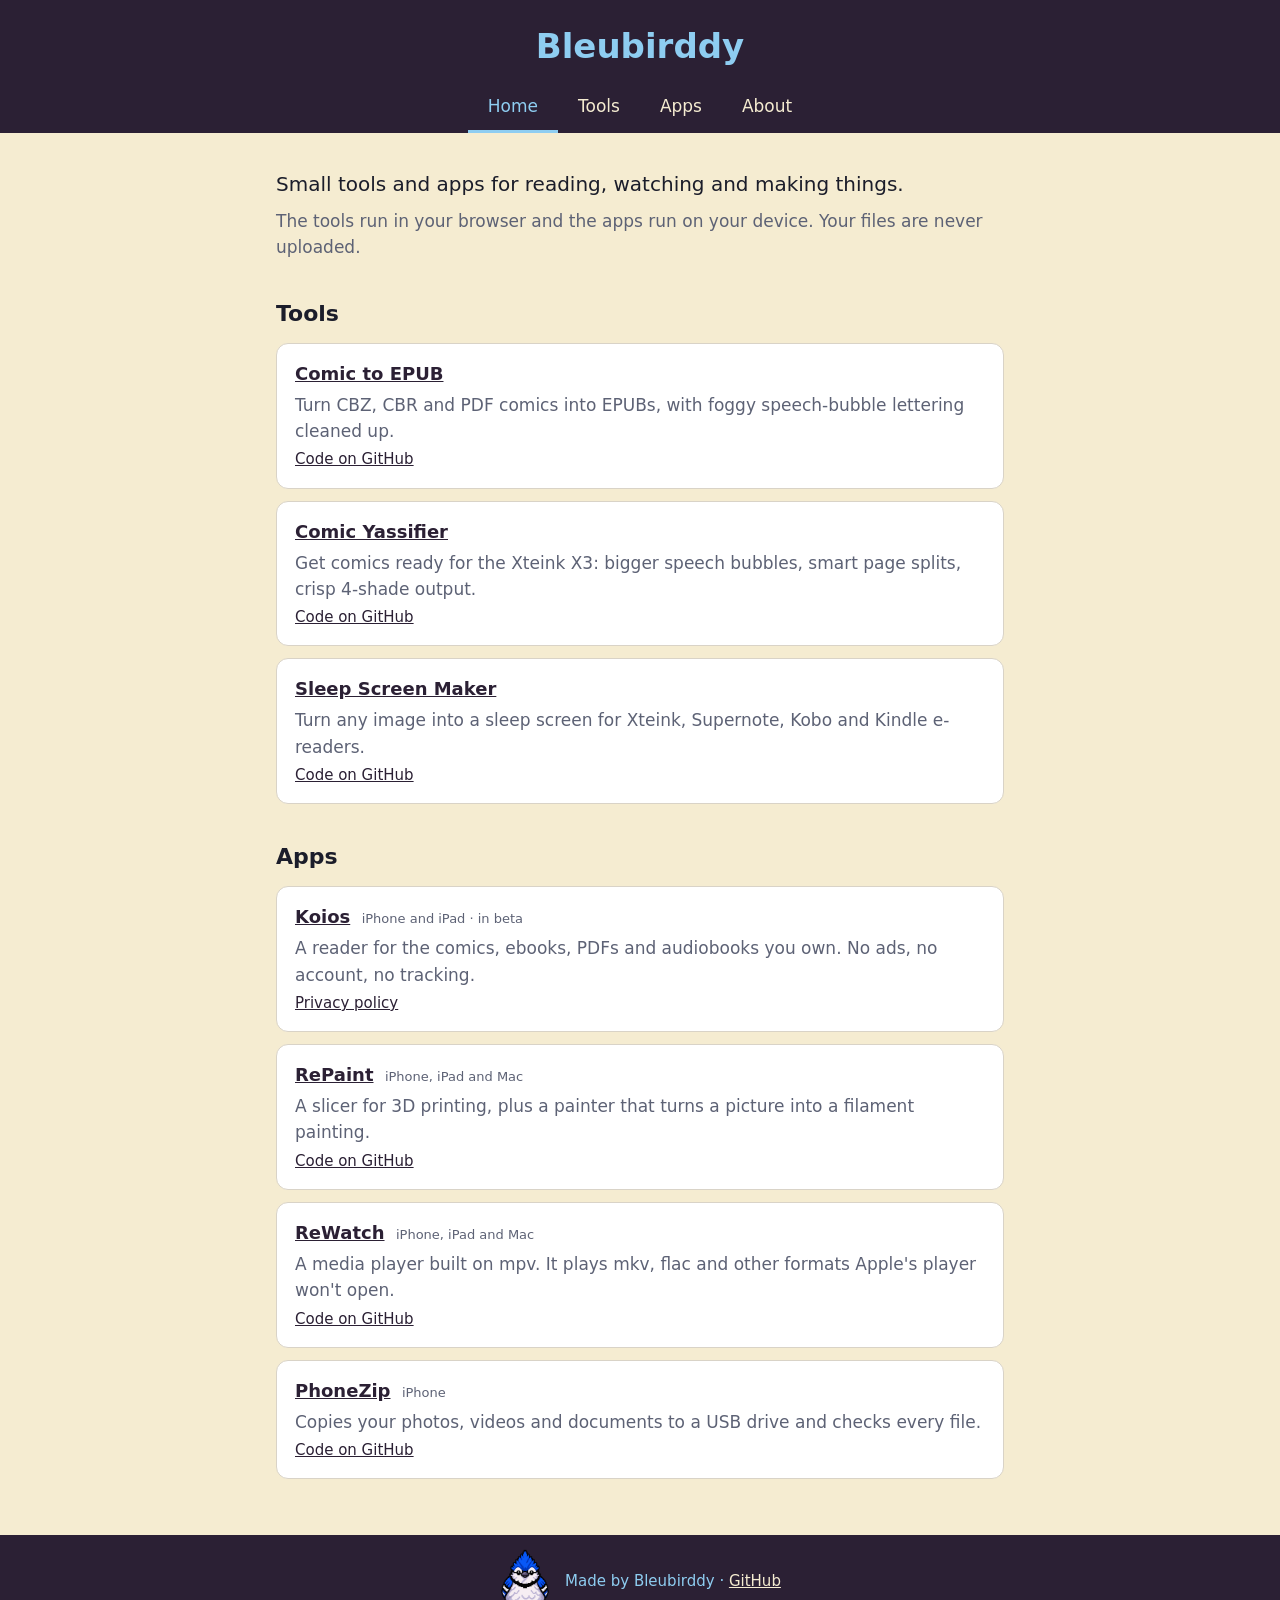
<file: index.html>
<!DOCTYPE html>
<html lang="en">
	<head>
		<meta charset="utf-8">
		<meta name="viewport" content="width=device-width, initial-scale=1">
		<title>Bleubirddy: tools and apps for reading</title>
		<meta name="description" content="Free browser tools for comics and e-readers, and apps for iPhone, iPad and Mac. Everything runs on your own device.">
		<!-- What chat apps and social sites show when someone shares the link. -->
		<meta property="og:title" content="Bleubirddy: tools and apps for reading">
		<meta property="og:description" content="Free browser tools for comics and e-readers, and apps for iPhone, iPad and Mac. Everything runs on your own device.">
		<meta property="og:type" content="website">
		<meta property="og:url" content="https://bleubirddy.github.io/">
		<link rel="icon" href="/favicon.svg" type="image/svg+xml">
		<link rel="stylesheet" href="/styles.css">
	</head>
<body>
	<header>
		<h1>Bleubirddy</h1>

	<nav>
		<ul>
			<li> <a href="/" aria-current="page">Home</a></li>
			<li> <a href="/tools.html">Tools</a></li>
			<li> <a href="/apps.html">Apps</a></li>
			<li> <a href="/about.html">About</a></li>
		</ul>
	</nav>

	</header>

	<main>

		<p class="lede">Small tools and apps for reading, watching and making things.</p>
		<p class="muted">The tools run in your browser and the apps run on your device. Your files are never uploaded.</p>

		<h2>Tools</h2>
		<ul class="cards">
			<li>
				<a href="/tools/comic-to-epub/">Comic to EPUB</a>
				<p>Turn CBZ, CBR and PDF comics into EPUBs, with foggy speech-bubble lettering cleaned up.</p>
				<p class="links"><a href="https://github.com/BleuBirddy/comic-to-epub">Code on GitHub</a></p>
			</li>
			<li>
				<a href="/tools/comic-yassifier/">Comic Yassifier</a>
				<p>Get comics ready for the Xteink X3: bigger speech bubbles, smart page splits, crisp 4-shade output.</p>
				<p class="links"><a href="https://github.com/BleuBirddy/comic-yassifier">Code on GitHub</a></p>
			</li>
			<li>
				<a href="/tools/sleep-screen-maker/">Sleep Screen Maker</a>
				<p>Turn any image into a sleep screen for Xteink, Supernote, Kobo and Kindle e-readers.</p>
				<p class="links"><a href="https://github.com/BleuBirddy/sleep-screen-maker">Code on GitHub</a></p>
			</li>
		</ul>

		<h2>Apps</h2>
		<!-- Each name opens that app's section on the Apps page; the GitHub link goes to its code. -->
		<ul class="cards">
			<li>
				<a href="/apps.html#koios">Koios</a> <span class="tag">iPhone and iPad · in beta</span>
				<p>A reader for the comics, ebooks, PDFs and audiobooks you own. No ads, no account, no tracking.</p>
				<p class="links"><a href="/koios-privacy/">Privacy policy</a></p>
			</li>
			<li>
				<a href="/apps.html#repaint">RePaint</a> <span class="tag">iPhone, iPad and Mac</span>
				<p>A slicer for 3D printing, plus a painter that turns a picture into a filament painting.</p>
				<p class="links"><a href="https://github.com/BleuBirddy/RePaint">Code on GitHub</a></p>
			</li>
			<li>
				<a href="/apps.html#rewatch">ReWatch</a> <span class="tag">iPhone, iPad and Mac</span>
				<p>A media player built on mpv. It plays mkv, flac and other formats Apple's player won't open.</p>
				<p class="links"><a href="https://github.com/BleuBirddy/ReWatch">Code on GitHub</a></p>
			</li>
			<li>
				<a href="/apps.html#phonezip">PhoneZip</a> <span class="tag">iPhone</span>
				<p>Copies your photos, videos and documents to a USB drive and checks every file.</p>
				<p class="links"><a href="https://github.com/BleuBirddy/PhoneZip">Code on GitHub</a></p>
			</li>
		</ul>

	</main>

<footer>
	<!-- The logo links to the GitHub profile, the same place as the text link beside it. -->
	<a class="logo" href="https://github.com/BleuBirddy" title="BleuBirddy on GitHub">
		<img src="/logo.png" alt="Bleubirddy logo, a pixel-art blue jay. Opens BleuBirddy on GitHub." width="52" height="64">
	</a>
	<span>Made by Bleubirddy · <a href="https://github.com/BleuBirddy">GitHub</a></span>
</footer>

</body>
</html>
</file>
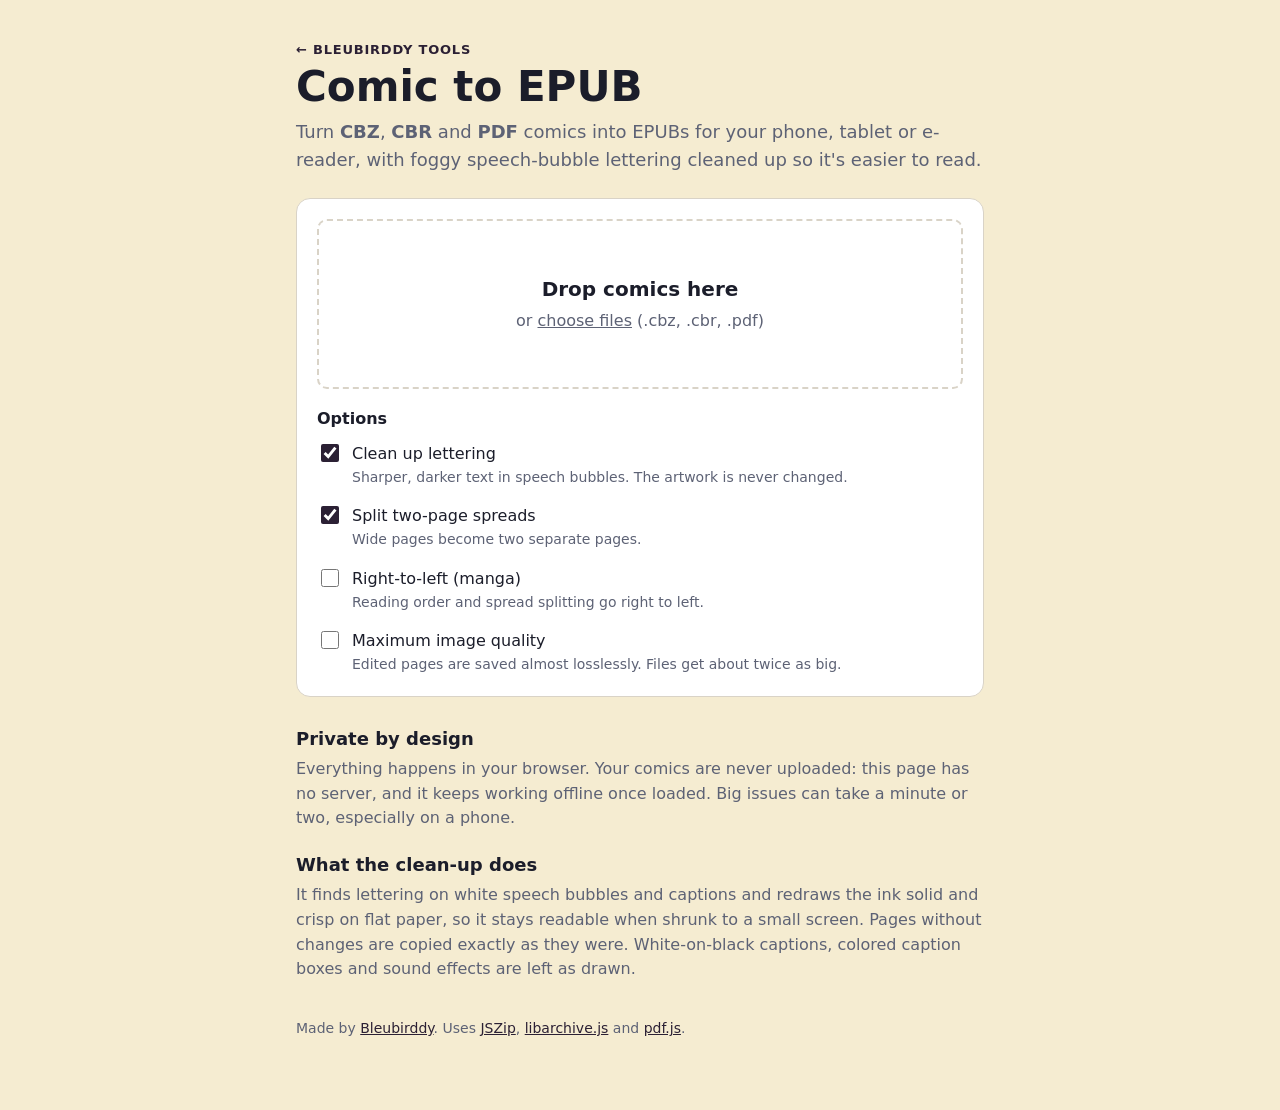
<file: tools/comic-to-epub/index.html>
<!doctype html>
<html lang="en">
<head>
  <meta charset="utf-8">
  <meta name="viewport" content="width=device-width, initial-scale=1">
  <title>Comic to EPUB · Bleubirddy</title>
  <meta name="description" content="Turn CBZ, CBR and PDF comics into EPUBs with clearer lettering. Runs entirely in your browser: your files never leave your device.">
  <link rel="icon" href="/favicon.svg" type="image/svg+xml">
  <link rel="stylesheet" href="style.css">
  <script src="lib/jszip/jszip.min.js"></script>
  <script type="module" src="ui.js"></script>
</head>
<body>
  <main class="wrap">
    <header>
      <p class="eyebrow"><a href="/tools.html">← Bleubirddy tools</a></p>
      <h1>Comic to EPUB</h1>
      <p class="lede">Turn <strong>CBZ</strong>, <strong>CBR</strong> and <strong>PDF</strong> comics into EPUBs for your phone,
        tablet or e-reader, with foggy speech-bubble lettering cleaned up so it's easier to read.</p>
    </header>

    <section class="card">
      <label class="drop" id="drop" tabindex="0">
        <input type="file" id="file" accept=".cbz,.cbr,.zip,.rar,.pdf" multiple hidden>
        <span class="drop-title">Drop comics here</span>
        <span class="drop-sub">or <u>choose files</u> (.cbz, .cbr, .pdf)</span>
      </label>

      <fieldset class="opts">
        <legend>Options</legend>
        <label><input type="checkbox" id="clean" checked> Clean up lettering
          <span class="hint">Sharper, darker text in speech bubbles. The artwork is never changed.</span></label>
        <label><input type="checkbox" id="split" checked> Split two-page spreads
          <span class="hint">Wide pages become two separate pages.</span></label>
        <label><input type="checkbox" id="rtl"> Right-to-left (manga)
          <span class="hint">Reading order and spread splitting go right to left.</span></label>
        <label><input type="checkbox" id="maxq"> Maximum image quality
          <span class="hint">Edited pages are saved almost losslessly. Files get about twice as big.</span></label>
      </fieldset>

      <ul class="jobs" id="jobs" aria-live="polite"></ul>
    </section>

    <section class="notes">
      <h2>Private by design</h2>
      <p>Everything happens in your browser. Your comics are never uploaded: this page has no server,
        and it keeps working offline once loaded. Big issues can take a minute or two, especially on a phone.</p>
      <h2>What the clean-up does</h2>
      <p>It finds lettering on white speech bubbles and captions and redraws the ink solid and crisp on flat paper,
        so it stays readable when shrunk to a small screen. Pages without changes are copied exactly as they were.
        White-on-black captions, colored caption boxes and sound effects are left as drawn.</p>
    </section>

    <footer>
      <p>Made by <a href="/">Bleubirddy</a>. Uses <a href="lib/jszip/LICENSE.markdown">JSZip</a>,
        <a href="lib/libarchive/LICENSE">libarchive.js</a> and <a href="lib/pdfjs/LICENSE">pdf.js</a>.</p>
    </footer>
  </main>
</body>
</html>
</file>
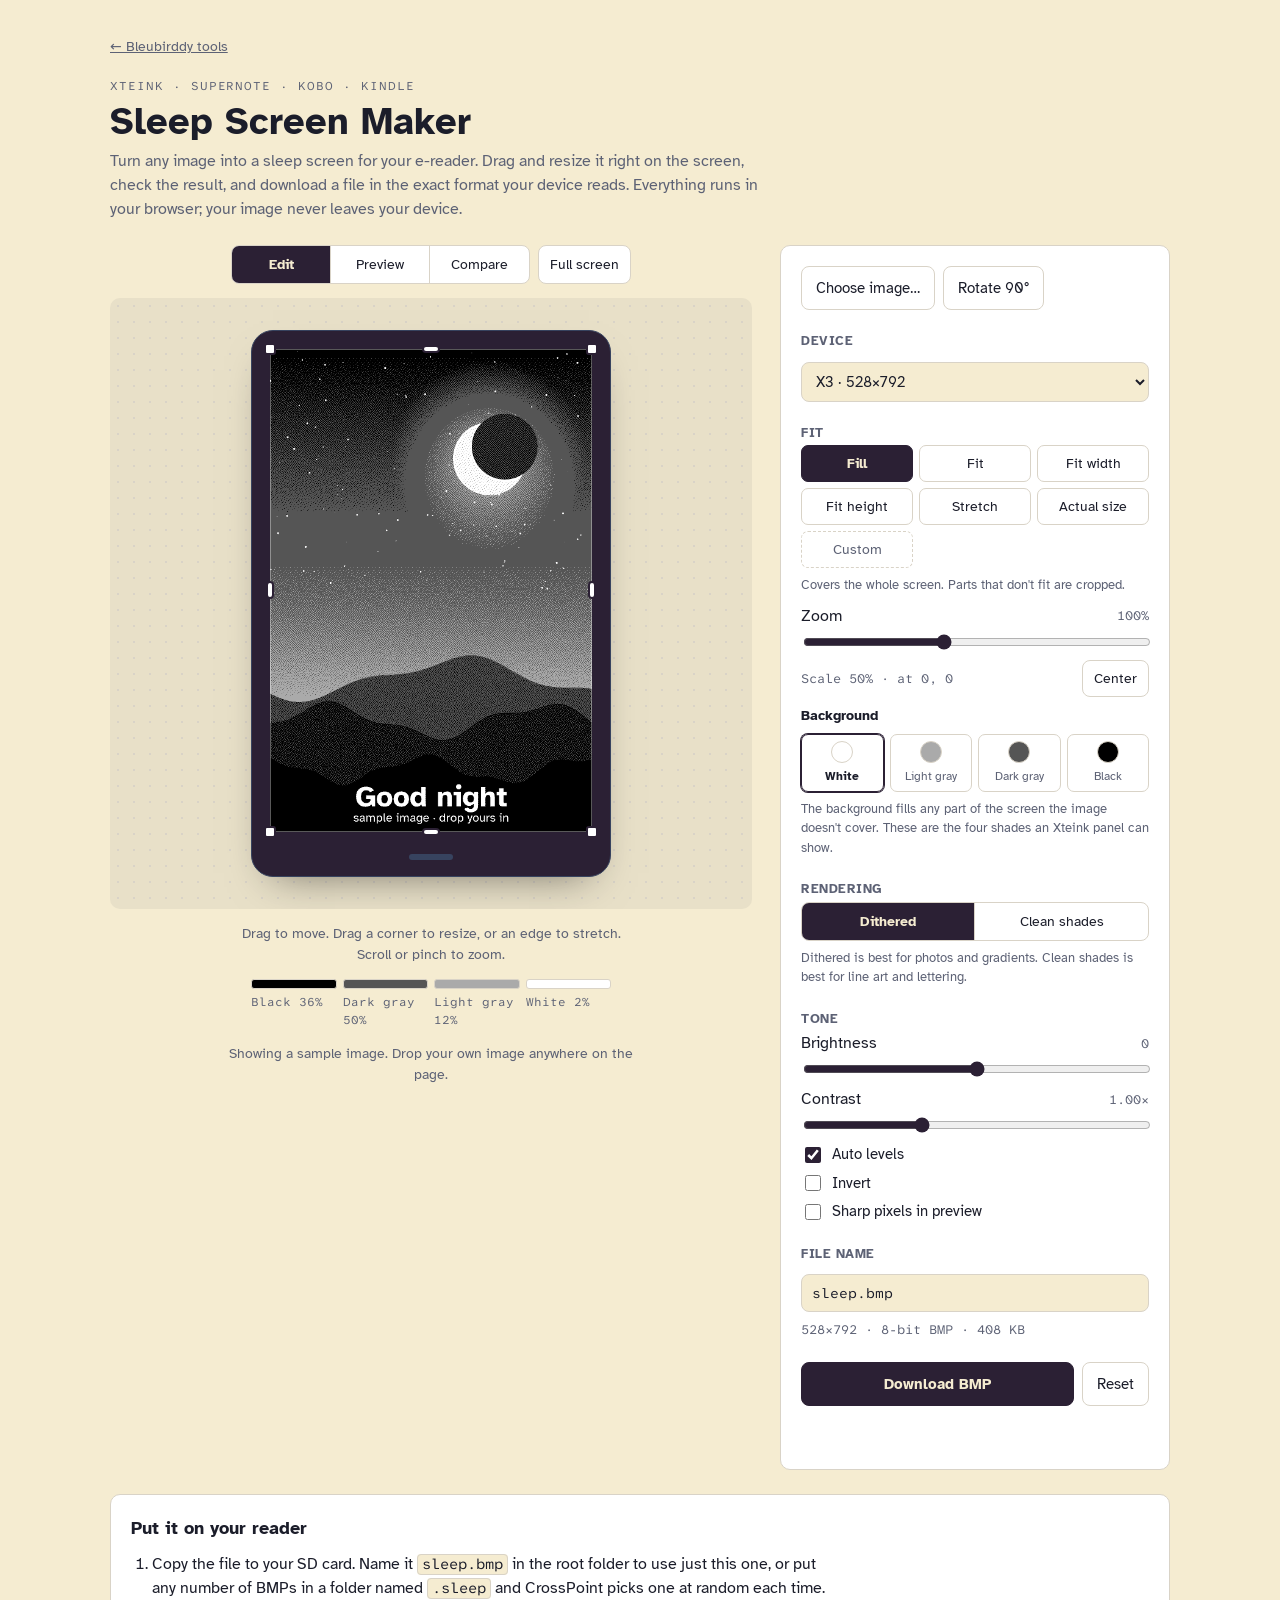
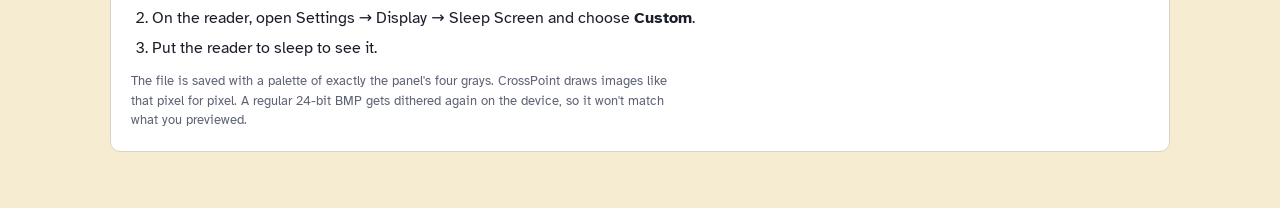
<file: tools/sleep-screen-maker/index.html>
<!doctype html>
<html lang="en">
<head>
<meta charset="utf-8">
<!-- Without this line phones lay the page out about 980px wide and cut off the right side. -->
<meta name="viewport" content="width=device-width, initial-scale=1">
<meta name="description" content="Turn any image into a sleep screen for Xteink, Supernote, Kobo and Kindle e-readers. Runs in your browser: your image never leaves your device.">
<link rel="icon" href="/favicon.svg" type="image/svg+xml">
<title>E-Reader Sleep Screen Maker</title>
<link rel="preconnect" href="https://fonts.googleapis.com">
<link rel="stylesheet" href="https://fonts.googleapis.com/css2?family=Atkinson+Hyperlegible:wght@400;700&family=Atkinson+Hyperlegible+Mono:wght@400;600&display=swap">
<style>
/* Layout: the device and its view controls on the left, settings on the right; stacks on phones. */
:root {
  --bg: #F5ECD1;
  --surface: #ffffff;
  --ink: #1b1d2a;
  --muted: #5d6275;
  --line: #d9d3c7;
  --accent: #2b2034;
  --accent-ink: #F5ECD1;
  --bezel: #2b2034;
  --bezel-edge: #37435F;
  --well: #e8e0c8;
  --well-dot: #d9d3c7;
  --mat: #2b2034;
  --mat-ink: #F5ECD1;
  --mat-line: #37435F;
  --paper-0: #000000; --paper-1: #555555; --paper-2: #aaaaaa; --paper-3: #ffffff;
  --font-body: "Atkinson Hyperlegible", system-ui, -apple-system, "Segoe UI", sans-serif;
  --font-mono: "Atkinson Hyperlegible Mono", ui-monospace, "SFMono-Regular", Menlo, monospace;
  --radius: 10px;
}
@media (prefers-color-scheme: dark) {
  :root:not([data-theme="light"]) {
    --bg: #2b2034; --surface: #37435F; --ink: #F5ECD1; --muted: #a3a8bb; --line: #4a4a5a;
    --accent: #8ecdf1; --accent-ink: #2b2034; --bezel: #1a1520; --bezel-edge: #2b2034;
    --well: #1a1520; --well-dot: #37435F;
    color-scheme: dark;
  }
}
:root[data-theme="dark"] {
  --bg: #2b2034; --surface: #37435F; --ink: #F5ECD1; --muted: #a3a8bb; --line: #4a4a5a;
  --accent: #8ecdf1; --accent-ink: #2b2034; --bezel: #1a1520; --bezel-edge: #2b2034;
  --well: #1a1520; --well-dot: #37435F;
  color-scheme: dark;
}
* { box-sizing: border-box; }
[hidden] { display: none !important; }
body {
  background: var(--bg); color: var(--ink);
  font-family: var(--font-body); font-size: 16px; line-height: 1.5;
  padding-inline: 16px; padding-block: 28px 48px;
}
body.locked { overflow: hidden; }
.wrap { max-width: 1060px; margin: 0 auto; display: flex; flex-direction: column; gap: 24px; }
header { display: flex; flex-direction: column; gap: 6px; max-width: 65ch; }
.back { margin: 0 0 14px; font-size: 14px; }
.back a { color: var(--muted); }
.eyebrow { font-family: var(--font-mono); font-size: 12px; letter-spacing: .08em; text-transform: uppercase; color: var(--muted); }
h1 { font-size: clamp(28px, 4vw, 38px); line-height: 1.1; margin: 0; text-wrap: balance; }
header p { margin: 0; color: var(--muted); }

.main { display: grid; grid-template-columns: minmax(0, 1fr) minmax(0, 390px); gap: 28px; align-items: start; }
@media (max-width: 840px) { .main { grid-template-columns: minmax(0, 1fr); } }

/* Stage: view switcher, device, readouts */
.stage { display: flex; flex-direction: column; align-items: center; gap: 14px; min-width: 0; }
.viewbar { display: flex; gap: 8px; width: min(100%, 400px); align-items: stretch; }
.viewbar .seg { flex: 1; }
.device {
  background: var(--bezel); border: 1px solid var(--bezel-edge);
  border-radius: 22px; padding: 18px 18px 44px;
  box-shadow: 0 18px 40px -22px rgba(0,0,0,.55);
  width: min(100%, 360px); position: relative;
}
/* The area around the device where the off-screen part of the image shows while editing */
.workspace { width: 100%; display: flex; justify-content: center; overflow: hidden; position: relative;
  padding: 32px 16px; border-radius: var(--radius); background: var(--well);
  background-image: radial-gradient(var(--well-dot) 1px, transparent 1.2px); background-size: 16px 16px; }
.device::after {
  content: ""; position: absolute; left: 50%; bottom: 16px; translate: -50% 0;
  width: 44px; height: 6px; border-radius: 3px; background: var(--bezel-edge);
}
.device.tablet { border-radius: 14px; padding: 14px 14px 14px 30px; width: min(100%, 380px); }
.device.tablet::after { left: 14px; top: 50%; bottom: auto; translate: 0 -50%; width: 4px; height: 40px; }
.stage.dropping .device { outline: 3px dashed var(--accent); outline-offset: 6px; }

.screen-wrap { position: relative; }
.screen { position: relative; z-index: 2; display: block; width: 100%; height: auto; background: #fff; border-radius: 2px; }
.screen.drafting { filter: grayscale(1); }
.device.pixels .screen, .device.pixels .before { image-rendering: pixelated; }
.ghost { position: absolute; z-index: 1; opacity: .38; pointer-events: none; max-width: none; }
.before { position: absolute; inset: 0; width: 100%; height: 100%; z-index: 3; border-radius: 2px; }

.editor { position: absolute; inset: 0; z-index: 4; touch-action: none; outline: none; }
.editor:focus-visible { outline: 2px solid var(--accent); outline-offset: 4px; }
.box { position: absolute; cursor: move; touch-action: none;
  outline: 1.5px solid var(--accent); box-shadow: 0 0 0 1px rgba(0,0,0,.35), inset 0 0 0 1px rgba(255,255,255,.35); }
.h { position: absolute; width: 12px; height: 12px; background: var(--surface); border: 2px solid var(--accent); border-radius: 3px; translate: -50% -50%; }
.h::before { content: ""; position: absolute; inset: -10px; }
.h[data-h="nw"] { left: 0; top: 0; cursor: nwse-resize; }   .h[data-h="se"] { left: 100%; top: 100%; cursor: nwse-resize; }
.h[data-h="ne"] { left: 100%; top: 0; cursor: nesw-resize; } .h[data-h="sw"] { left: 0; top: 100%; cursor: nesw-resize; }
.h[data-h="n"] { left: 50%; top: 0; cursor: ns-resize; border-radius: 6px; width: 18px; height: 8px; }
.h[data-h="s"] { left: 50%; top: 100%; cursor: ns-resize; border-radius: 6px; width: 18px; height: 8px; }
.h[data-h="w"] { left: 0; top: 50%; cursor: ew-resize; border-radius: 6px; width: 8px; height: 18px; }
.h[data-h="e"] { left: 100%; top: 50%; cursor: ew-resize; border-radius: 6px; width: 8px; height: 18px; }
.guide { position: absolute; background: var(--accent); pointer-events: none; }
.guide.v { top: 0; bottom: 0; left: 50%; width: 1px; }
.guide.hz { left: 0; right: 0; top: 50%; height: 1px; }
.split { position: absolute; top: 0; bottom: 0; width: 2px; translate: -50% 0; background: var(--accent); pointer-events: none; }
.split::after { content: "‹ ›"; position: absolute; top: 50%; left: 50%; translate: -50% -50%; background: var(--accent); color: var(--accent-ink);
  font: 700 13px/1 var(--font-mono); padding: 7px 6px; border-radius: 999px; white-space: nowrap; }
.cmp-label { position: absolute; top: 8px; font: 600 11px/1 var(--font-mono); letter-spacing: .06em; text-transform: uppercase;
  background: rgba(0,0,0,.6); color: #fff; padding: 4px 6px; border-radius: 4px; pointer-events: none; }
.cmp-label.l { left: 8px; } .cmp-label.r { right: 8px; }

.stage:not([data-view="edit"]) .ghost, .stage:not([data-view="edit"]) .box, .stage:not([data-view="edit"]) .guide { display: none; }
.stage:not([data-view="compare"]) .before, .stage:not([data-view="compare"]) .split, .stage:not([data-view="compare"]) .cmp-label { display: none; }
.stage[data-view="preview"] .editor { pointer-events: none; }
.stage[data-view="compare"] .editor { cursor: ew-resize; }

.view-hint, .drop-hint { font-size: 14px; color: var(--muted); text-align: center; margin: 0; max-width: 46ch; }
.shades { display: flex; gap: 6px; width: min(100%, 360px); }
.shade { flex: 1; display: flex; flex-direction: column; gap: 4px; min-width: 0; }
.chip { height: 10px; border-radius: 3px; border: 1px solid var(--line); }
.shade span { font-family: var(--font-mono); font-size: 12px; color: var(--muted); font-variant-numeric: tabular-nums; }

/* Controls */
.panel { background: var(--surface); border: 1px solid var(--line); border-radius: var(--radius); padding: 20px; display: flex; flex-direction: column; gap: 22px; min-width: 0; }
fieldset { border: 0; margin: 0; padding: 0; display: flex; flex-direction: column; gap: 8px; min-width: 0; }
legend, .label { font-size: 13px; font-weight: 700; letter-spacing: .04em; text-transform: uppercase; color: var(--muted); padding: 0; margin-bottom: 2px; }
.sublabel { font-size: 14px; font-weight: 700; color: var(--ink); }
.seg { display: flex; flex-wrap: wrap; border: 1px solid var(--line); border-radius: 8px; overflow: hidden; background: var(--surface); }
.seg label { flex: 1 1 0; min-width: 70px; position: relative; }
.seg input { position: absolute; opacity: 0; inset: 0; margin: 0; cursor: pointer; }
.seg span { display: block; text-align: center; padding: 8px 6px; font-size: 14px; cursor: pointer; border-right: 1px solid var(--line); }
.seg label:last-child span { border-right: 0; }
.seg input:checked + span { background: var(--accent); color: var(--accent-ink); font-weight: 700; }
.seg input:focus-visible + span { outline: 2px solid var(--accent); outline-offset: -4px; }

.chips { display: grid; grid-template-columns: repeat(auto-fill, minmax(98px, 1fr)); gap: 6px; }
.chips label { position: relative; }
.chips input { position: absolute; opacity: 0; inset: 0; margin: 0; cursor: pointer; }
.chips span { display: block; text-align: center; padding: 7px 6px; font-size: 14px; border: 1px solid var(--line); border-radius: 7px; cursor: pointer; }
.chips input:checked + span { background: var(--accent); color: var(--accent-ink); border-color: var(--accent); font-weight: 700; }
.chips input:focus-visible + span { outline: 2px solid var(--accent); outline-offset: 2px; }
.chips input:disabled + span { cursor: default; color: var(--muted); border-style: dashed; }
.chips input:disabled:checked + span { color: var(--accent-ink); border-style: solid; }

.swatches { display: grid; grid-template-columns: repeat(4, minmax(0, 1fr)); gap: 6px; }
.swatches label { position: relative; }
.swatches input { position: absolute; opacity: 0; inset: 0; margin: 0; cursor: pointer; }
.swatches span { display: flex; flex-direction: column; align-items: center; gap: 4px; font-size: 12px; color: var(--muted); padding: 6px 2px; border: 1px solid var(--line); border-radius: 7px; cursor: pointer; }
.swatches i { width: 22px; height: 22px; border-radius: 50%; border: 1px solid var(--line); display: block; }
.swatches input:checked + span { border-color: var(--accent); box-shadow: 0 0 0 1px var(--accent); color: var(--ink); font-weight: 700; }
.swatches input:focus-visible + span { outline: 2px solid var(--accent); outline-offset: 2px; }

.hint { font-size: 13px; color: var(--muted); margin: 0; }
.range { display: grid; grid-template-columns: 1fr auto; gap: 4px 10px; align-items: center; }
.range output { font-family: var(--font-mono); font-size: 13px; color: var(--muted); font-variant-numeric: tabular-nums; min-width: 4ch; text-align: right; }
.range input { grid-column: 1 / -1; width: 100%; accent-color: var(--accent); }
.checks { display: flex; flex-direction: column; gap: 6px; }
.checks label { display: flex; gap: 8px; align-items: center; font-size: 15px; cursor: pointer; }
.checks input { accent-color: var(--accent); width: 16px; height: 16px; }

.row { display: flex; gap: 8px; flex-wrap: wrap; }
button, .file-btn {
  font: inherit; font-size: 15px; border-radius: 8px; padding: 10px 14px; cursor: pointer;
  border: 1px solid var(--line); background: var(--surface); color: var(--ink);
}
button.small { font-size: 14px; padding: 7px 11px; }
button:hover, .file-btn:hover { border-color: var(--muted); }
button:focus-visible, .file-btn:focus-within { outline: 2px solid var(--accent); outline-offset: 2px; }
.primary { background: var(--accent); color: var(--accent-ink); border-color: var(--accent); font-weight: 700; flex: 1; }
.primary:hover { filter: brightness(1.08); border-color: var(--accent); }
.file-btn { position: relative; overflow: hidden; display: inline-flex; align-items: center; }
.file-btn input { position: absolute; inset: 0; opacity: 0; cursor: pointer; }
select { font: inherit; font-size: 15px; padding: 9px 10px; border-radius: 8px; border: 1px solid var(--line); background: var(--bg); color: var(--ink); width: 100%; }
select:focus-visible { outline: 2px solid var(--accent); outline-offset: 2px; }
input[type="text"] { font-family: var(--font-mono); font-size: 14px; padding: 9px 10px; border-radius: 8px; border: 1px solid var(--line); background: var(--bg); color: var(--ink); width: 100%; }
.meta { font-family: var(--font-mono); font-size: 13px; color: var(--muted); font-variant-numeric: tabular-nums; }
.status { font-size: 14px; min-height: 1.5em; color: var(--muted); margin: 0; }

.howto { background: var(--surface); border: 1px solid var(--line); border-radius: var(--radius); padding: 20px; max-width: 100%; }
.howto h2 { font-size: 18px; margin: 0 0 10px; }
.howto ol { margin: 0; padding-left: 1.3em; display: flex; flex-direction: column; gap: 6px; max-width: 70ch; }
.howto .hint { margin-top: 12px; max-width: 70ch; }
code { font-family: var(--font-mono); font-size: .92em; background: var(--bg); border: 1px solid var(--line); border-radius: 4px; padding: 0 4px; }

/* Full-screen viewer */
.lightbox { position: fixed; inset: 0; z-index: 50; background: var(--mat); color: var(--mat-ink); display: flex; flex-direction: column; }
.lb-bar { display: flex; flex-wrap: wrap; gap: 8px 16px; align-items: center; justify-content: space-between;
  padding: calc(10px + env(safe-area-inset-top, 0px)) 16px 10px; border-bottom: 1px solid var(--mat-line); }
.lb-bar .meta { color: var(--mat-ink); opacity: .8; }
.lb-bar button { background: transparent; color: var(--mat-ink); border-color: var(--mat-line); }
.lb-bar button:hover { border-color: var(--mat-ink); }
.lb-bar button[aria-pressed="true"] { background: var(--mat-ink); color: var(--mat); }
.lb-body { flex: 1; overflow: auto; display: flex; padding: 20px 16px calc(20px + env(safe-area-inset-bottom, 0px)); min-height: 0; }
.lb-body canvas { margin: auto; display: block; background: #fff; box-shadow: 0 0 0 10px #0a0c0f, 0 0 0 11px var(--mat-line); }
.lb-body:not(.actual) canvas { max-width: calc(100% - 24px); max-height: calc(100% - 24px); width: auto; height: auto; }
.lb-body.actual canvas { image-rendering: pixelated; }

@media (prefers-reduced-motion: reduce) { * { transition: none !important; } }
</style>
</head>
<body>

<div class="wrap">
  <header>
    <p class="back"><a href="/tools.html">← Bleubirddy tools</a></p>
    <span class="eyebrow">Xteink · Supernote · Kobo · Kindle</span>
    <h1>Sleep Screen Maker</h1>
    <p>Turn any image into a sleep screen for your e-reader. Drag and resize it right on the screen, check the result, and download a file in the exact format your device reads. Everything runs in your browser; your image never leaves your device.</p>
  </header>

  <div class="main">
    <section class="stage" id="stage" data-view="edit" aria-label="Preview">
      <div class="viewbar">
        <div class="seg" role="radiogroup" aria-label="View">
          <label><input type="radio" name="view" id="vw-edit" value="edit" checked><span>Edit</span></label>
          <label><input type="radio" name="view" id="vw-preview" value="preview"><span>Preview</span></label>
          <label><input type="radio" name="view" id="vw-compare" value="compare"><span>Compare</span></label>
        </div>
        <button type="button" class="small" id="fullBtn" title="Open a full-screen preview">Full screen</button>
      </div>

      <div class="workspace" id="workspace">
      <div class="device" id="device">
        <div class="screen-wrap" id="screenWrap">
          <canvas class="screen" id="screen" width="528" height="792" aria-label="Sleep screen preview"></canvas>
          <canvas class="before" id="before" width="528" height="792" aria-hidden="true"></canvas>
          <div class="editor" id="editor" tabindex="0" aria-label="Image position. Arrow keys move, plus and minus zoom.">
            <div class="box" id="box">
              <span class="h" data-h="nw"></span><span class="h" data-h="n"></span><span class="h" data-h="ne"></span>
              <span class="h" data-h="e"></span><span class="h" data-h="se"></span><span class="h" data-h="s"></span>
              <span class="h" data-h="sw"></span><span class="h" data-h="w"></span>
            </div>
            <div class="guide v" id="guideV" hidden></div>
            <div class="guide hz" id="guideH" hidden></div>
            <div class="split" id="split" style="left:50%"></div>
            <span class="cmp-label l">Original</span><span class="cmp-label r">On device</span>
          </div>
        </div>
      </div>
      </div>

      <p class="view-hint" id="viewHint">Drag to move. Drag a corner to resize, or an edge to stretch. Scroll or pinch to zoom.</p>
      <div class="shades" id="shades" aria-label="Shade usage"></div>
      <p class="drop-hint" id="dropHint">Showing a sample image. Drop your own image anywhere on the page.</p>
    </section>

    <form class="panel" id="controls" autocomplete="off">
      <div class="row">
        <label class="file-btn">Choose image…<input type="file" id="file" accept="image/*"></label>
        <button type="button" id="rotate" title="Rotate the image 90° clockwise">Rotate 90°</button>
      </div>

      <fieldset>
        <label class="label" for="deviceSel">Device</label>
        <select id="deviceSel"></select>
      </fieldset>

      <fieldset>
        <legend>Fit</legend>
        <div class="chips" role="radiogroup" aria-label="Fit">
          <label><input type="radio" name="fit" id="fit-fill" value="fill" checked><span>Fill</span></label>
          <label><input type="radio" name="fit" id="fit-fit" value="fit"><span>Fit</span></label>
          <label><input type="radio" name="fit" id="fit-width" value="width"><span>Fit width</span></label>
          <label><input type="radio" name="fit" id="fit-height" value="height"><span>Fit height</span></label>
          <label><input type="radio" name="fit" id="fit-stretch" value="stretch"><span>Stretch</span></label>
          <label><input type="radio" name="fit" id="fit-actual" value="actual"><span>Actual size</span></label>
          <label><input type="radio" name="fit" id="fit-custom" value="custom" disabled><span>Custom</span></label>
        </div>
        <p class="hint" id="fitHint"></p>

        <div class="range">
          <label for="scale">Zoom</label><output id="scaleOut">100%</output>
          <input type="range" id="scale" min="-2" max="3" step="0.01" value="0">
        </div>
        <div class="row" style="align-items:center;justify-content:space-between">
          <span class="meta" id="placeOut"></span>
          <div class="row">
            <button type="button" class="small" id="centerBtn">Center</button>
          </div>
        </div>

        <span class="sublabel">Background</span>
        <div class="swatches" role="radiogroup" aria-label="Background shade">
          <label><input type="radio" name="bg" id="bg-3" value="3" checked><span><i style="background:var(--paper-3)"></i>White</span></label>
          <label><input type="radio" name="bg" id="bg-2" value="2"><span><i style="background:var(--paper-2)"></i>Light gray</span></label>
          <label><input type="radio" name="bg" id="bg-1" value="1"><span><i style="background:var(--paper-1)"></i>Dark gray</span></label>
          <label><input type="radio" name="bg" id="bg-0" value="0"><span><i style="background:var(--paper-0)"></i>Black</span></label>
        </div>
        <p class="hint">The background fills any part of the screen the image doesn't cover. These are the four shades an Xteink panel can show.</p>
      </fieldset>

      <fieldset id="renderSet">
        <legend>Rendering</legend>
        <div class="seg">
          <label><input type="radio" name="render" id="rd-dither" value="dither" checked><span>Dithered</span></label>
          <label><input type="radio" name="render" id="rd-clean" value="clean"><span>Clean shades</span></label>
        </div>
        <p class="hint">Dithered is best for photos and gradients. Clean shades is best for line art and lettering.</p>
      </fieldset>

      <fieldset>
        <legend>Tone</legend>
        <div class="range">
          <label for="brightness">Brightness</label><output id="brightnessOut">0</output>
          <input type="range" id="brightness" min="-60" max="60" step="1" value="0">
        </div>
        <div class="range">
          <label for="contrast">Contrast</label><output id="contrastOut">1.00×</output>
          <input type="range" id="contrast" min="0.5" max="2" step="0.05" value="1">
        </div>
        <div class="checks">
          <label><input type="checkbox" id="auto" checked> Auto levels</label>
          <label><input type="checkbox" id="invert"> Invert</label>
          <label><input type="checkbox" id="pixels"> Sharp pixels in preview</label>
        </div>
      </fieldset>

      <fieldset>
        <label class="label" for="filename">File name</label>
        <input type="text" id="filename" value="sleep.bmp" spellcheck="false">
        <span class="meta" id="meta">528×792 · 8-bit BMP · 418 KB</span>
      </fieldset>

      <div class="row">
        <button type="submit" class="primary" id="download">Download BMP</button>
        <button type="button" id="reset">Reset</button>
      </div>
      <p class="status" id="status" role="status"></p>
    </form>
  </div>

  <section class="howto" data-howto="supernote" hidden>
    <h2>Put it on your Supernote</h2>
    <ol>
      <li>Copy the PNG onto your Supernote, for example into the Document folder over USB.</li>
      <li>Swipe down from the top of the screen and tap Settings → Display &amp; Input → Screensaver.</li>
      <li>Tap <strong>More</strong>, browse to the file and tap it. Leave it at <strong>Fill</strong> (the image is already sized to the screen), then tap <strong>OK</strong>.</li>
    </ol>
    <p class="hint">You get a grayscale PNG at the screen's native resolution. The device does its own shading, so the preview shows smooth gray rather than a fixed set of shades.</p>
  </section>

  <section class="howto" data-howto="kobo" hidden>
    <h2>Put it on your Kobo</h2>
    <ol>
      <li>Connect the Kobo to your computer with USB and tap <strong>Connect</strong> on the reader.</li>
      <li>Open the <code>.kobo</code> folder on the Kobo drive and create a folder named <code>screensaver</code> (lowercase). It's a hidden folder: on a Mac press Cmd+Shift+. to show it; on Windows turn on hidden items.</li>
      <li>Copy the PNG into <code>.kobo/screensaver</code>. Add more images if you like; the Kobo picks one at random.</li>
      <li>Eject the Kobo, then go to Settings → Energy saving and privacy and turn on <strong>Show book covers full screen</strong>. If your image doesn't appear, some people find it works with that setting off instead.</li>
    </ol>
    <p class="hint">This uses the Kobo's own firmware with no mods. On Colour models the image is still grayscale.</p>
  </section>

  <section class="howto" data-howto="kindle" hidden>
    <h2>Put it on your Kindle</h2>
    <ol>
      <li><strong>Jailbroken Kindle with a screensaver hack:</strong> copy the PNG into the hack's screensaver folder (for the classic ScreenSavers hack, <code>linkss/screensavers</code>), then follow that hack's steps to apply it.</li>
      <li><strong>Stock Kindle:</strong> Amazon doesn't let you load a custom screensaver. The closest you can get is <strong>Display Cover</strong>, which shows the cover of the book you're reading. Make this image the cover of a book (Calibre can do it), send it to your Kindle, open it, and turn on Display Cover in Settings. Ad-supported Kindles need ads removed first.</li>
    </ol>
    <p class="hint">Kindle screensaver hacks need an 8-bit grayscale PNG at the screen's exact resolution. Other PNGs can make some Kindles freeze when they sleep. This file is saved in exactly that format.</p>
  </section>

  <section class="howto" data-howto="xteink">
    <h2>Put it on your reader</h2>
    <ol>
      <li>Copy the file to your SD card. Name it <code>sleep.bmp</code> in the root folder to use just this one, or put any number of BMPs in a folder named <code>.sleep</code> and CrossPoint picks one at random each time.</li>
      <li>On the reader, open Settings → Display → Sleep Screen and choose <strong>Custom</strong>.</li>
      <li>Put the reader to sleep to see it.</li>
    </ol>
    <p class="hint">The file is saved with a palette of exactly the panel's four grays. CrossPoint draws images like that pixel for pixel. A regular 24-bit BMP gets dithered again on the device, so it won't match what you previewed.</p>
  </section>
</div>

<div class="lightbox" id="lightbox" role="dialog" aria-modal="true" aria-label="Full-screen preview" hidden>
  <div class="lb-bar">
    <span class="meta" id="lbMeta"></span>
    <div class="row">
      <button type="button" class="small" id="lbActual" aria-pressed="false">Actual pixels</button>
      <button type="button" class="small" id="lbClose">Close</button>
    </div>
  </div>
  <div class="lb-body" id="lbBody"><canvas id="lbCanvas" width="528" height="792"></canvas></div>
</div>

<script>
(() => {
  // fmt: 'bmp4' = CrossPoint 8-bit BMP with the 4 native grays; 'png' = 8-bit grayscale PNG
  const D = (group, label, w, h, fmt, howto) => ({ group, label: `${label} · ${w}×${h}`, size: [w, h], fmt, howto,
    file: fmt === 'png' ? 'screensaver.png' : 'sleep.bmp' });
  const DEVICES = {
    x3: D('Xteink (CrossPoint)', 'X3', 528, 792, 'bmp4', 'xteink'),
    x4: D('Xteink (CrossPoint)', 'X4', 480, 800, 'bmp4', 'xteink'),
    manta: D('Supernote', 'Manta', 1920, 2560, 'png', 'supernote'),
    nomad: D('Supernote', 'Nomad', 1404, 1872, 'png', 'supernote'),
    koboClara: D('Kobo', 'Clara 2E / BW / Colour', 1072, 1448, 'png', 'kobo'),
    koboLibra: D('Kobo', 'Libra 2 / Libra Colour', 1264, 1680, 'png', 'kobo'),
    koboSage: D('Kobo', 'Sage', 1440, 1920, 'png', 'kobo'),
    koboElipsa: D('Kobo', 'Elipsa 2E', 1404, 1872, 'png', 'kobo'),
    kindle: D('Kindle', 'Kindle (2022 / 2024)', 1072, 1448, 'png', 'kindle'),
    kindlePW11: D('Kindle', 'Paperwhite (2021)', 1236, 1648, 'png', 'kindle'),
    kindlePW12: D('Kindle', 'Paperwhite (2024) / Colorsoft', 1264, 1680, 'png', 'kindle'),
    kindleOasis: D('Kindle', 'Oasis', 1264, 1680, 'png', 'kindle'),
    kindleScribe: D('Kindle', 'Scribe', 1860, 2480, 'png', 'kindle'),
  };
  (() => {   // build the device menu, grouped by brand
    const sel = document.getElementById('deviceSel'); let og = null;
    for (const [id, d] of Object.entries(DEVICES)) {
      if (!og || og.label !== d.group) { og = document.createElement('optgroup'); og.label = d.group; sel.appendChild(og); }
      og.appendChild(new Option(d.label, id));
    }
    sel.value = 'x3';
  })();

  const LEVELS = [0, 85, 170, 255];
  const FIT_HINTS = {
    fill: 'Covers the whole screen. Parts that don\'t fit are cropped.',
    fit: 'Shows the whole image. Empty space gets the background shade.',
    width: 'Matches the screen width. The top and bottom may be cropped or show background.',
    height: 'Matches the screen height. The sides may be cropped or show background.',
    stretch: 'Fills the screen exactly. The image is distorted if its shape differs from the screen\'s.',
    actual: 'One image pixel per screen pixel, centered. Large photos show only their middle.',
    custom: 'Your own position and size. Pick any other option to snap back.',
  };
  const VIEW_HINTS = {
    edit: 'Drag to move. Drag a corner to resize, or an edge to stretch. Scroll or pinch to zoom.',
    preview: 'This is what the screen will show.',
    compare: 'Drag across the screen to compare your original with the device result.',
  };
  const $ = (id) => document.getElementById(id);
  const screen = $('screen'), sctx = screen.getContext('2d');
  const before = $('before'), bctx = before.getContext('2d');
  const work = document.createElement('canvas'), wctx = work.getContext('2d', { willReadFrequently: true });

  let source = null;       // canvas holding the original image
  let thumb = null;        // rotated, reduced copy used for the ghost and while dragging
  let rotation = 0;        // quarter turns clockwise
  let place = null;        // {x, y, w, h}: where the rotated image sits, in device pixels
  let fitMode = 'fill';
  let bgShade = 3;
  let view = 'edit';
  let curDev = 'x3';
  let lastIndex = null;    // Uint8Array of 0..3 shade indices (Xteink)
  let lastGray = null;     // Float32Array of 0..255 gray (PNG devices)
  let usingSample = true;
  let pending = false, settleTimer = 0;

  // ---------- sample image (drawn, so the page opens in a working state)
  function makeSample() {
    const c = document.createElement('canvas'); c.width = 1056; c.height = 1584;
    const x = c.getContext('2d');
    const sky = x.createLinearGradient(0, 0, 0, c.height);
    sky.addColorStop(0, '#0e1a33'); sky.addColorStop(0.55, '#6c7fa8'); sky.addColorStop(1, '#e6e9f0');
    x.fillStyle = sky; x.fillRect(0, 0, c.width, c.height);
    let seed = 7; const rnd = () => (seed = (seed * 16807) % 2147483647) / 2147483647;
    x.fillStyle = '#ffffff';
    for (let i = 0; i < 140; i++) { const r = rnd() * 2.6 + 0.6; x.beginPath(); x.arc(rnd() * c.width, rnd() * c.height * 0.5, r, 0, 7); x.fill(); }
    const glow = x.createRadialGradient(720, 360, 40, 720, 360, 320);
    glow.addColorStop(0, 'rgba(255,255,240,.55)'); glow.addColorStop(1, 'rgba(255,255,240,0)');
    x.fillStyle = glow; x.fillRect(0, 0, c.width, c.height);
    x.fillStyle = '#f7f3e1'; x.beginPath(); x.arc(720, 360, 120, 0, 7); x.fill();
    x.fillStyle = '#26365c'; x.beginPath(); x.arc(770, 320, 108, 0, 7); x.fill();
    const hill = (y, col, amp, f, ph) => { x.fillStyle = col; x.beginPath(); x.moveTo(0, c.height);
      for (let px = 0; px <= c.width; px += 8) x.lineTo(px, y + Math.sin(px * f + ph) * amp + Math.sin(px * f * 2.7) * amp * 0.3);
      x.lineTo(c.width, c.height); x.fill(); };
    hill(1080, '#3b4866', 60, 0.006, 1); hill(1220, '#232b3d', 50, 0.009, 3); hill(1380, '#0f131b', 40, 0.012, 5);
    x.fillStyle = '#ffffff'; x.textAlign = 'center';
    x.font = '700 96px "Atkinson Hyperlegible", system-ui, sans-serif'; x.fillText('Good night', c.width / 2, 1500);
    x.font = '400 40px "Atkinson Hyperlegible", system-ui, sans-serif'; x.fillText('sample image · drop yours in', c.width / 2, 1550);
    return c;
  }

  // ---------- geometry
  const devSize = () => DEVICES[$('deviceSel').value].size;
  const rotDims = () => (rotation % 2 ? [source.height, source.width] : [source.width, source.height]);
  const gray = (i) => `rgb(${LEVELS[i]},${LEVELS[i]},${LEVELS[i]})`;

  function placeFor(mode, W, H) {
    const [rw, rh] = rotDims();
    if (mode === 'stretch') return { x: 0, y: 0, w: W, h: H };
    const s = { fill: Math.max(W / rw, H / rh), fit: Math.min(W / rw, H / rh), width: W / rw, height: H / rh, actual: 1 }[mode] ?? Math.max(W / rw, H / rh);
    const w = rw * s, h = rh * s;
    return { x: (W - w) / 2, y: (H - h) / 2, w, h };
  }

  function makeThumb() {
    const [rw, rh] = rotDims(), s = Math.min(1, 1400 / Math.max(rw, rh));
    const c = document.createElement('canvas'); c.width = Math.max(1, Math.round(rw * s)); c.height = Math.max(1, Math.round(rh * s));
    const x = c.getContext('2d'); x.imageSmoothingQuality = 'high';
    x.translate(c.width / 2, c.height / 2); x.rotate(rotation * Math.PI / 2);
    const tw = source.width * s, th = source.height * s;
    x.drawImage(source, -tw / 2, -th / 2, tw, th);
    c.className = 'ghost'; c.setAttribute('aria-hidden', 'true');
    if (thumb) thumb.replaceWith(c); else $('screenWrap').prepend(c);
    thumb = c;
  }

  function setFit(mode) {
    fitMode = mode;
    $('fit-' + mode).checked = true;
    $('fitHint').textContent = FIT_HINTS[mode];
  }
  function applyFit(mode) {
    setFit(mode);
    const [W, H] = devSize();
    place = placeFor(mode === 'custom' ? 'fill' : mode, W, H);
  }

  // ---------- pipeline
  function settings() {
    const v = (n) => document.querySelector(`input[name="${n}"]:checked`).value;
    return { device: $('deviceSel').value, render: v('render'),
      brightness: +$('brightness').value, contrast: +$('contrast').value,
      auto: $('auto').checked, invert: $('invert').checked };
  }

  function compose(W, H) {
    work.width = W; work.height = H;
    wctx.fillStyle = gray(bgShade); wctx.fillRect(0, 0, W, H);
    // destination size in the unrotated image's own frame
    const dw = rotation % 2 ? place.h : place.w, dh = rotation % 2 ? place.w : place.h;
    let img = source, iw = source.width, ih = source.height;
    while (iw / 2 > dw && ih / 2 > dh && iw > 2 && ih > 2) {   // step-down resize for clean large reductions
      const t = document.createElement('canvas'); t.width = Math.round(iw / 2); t.height = Math.round(ih / 2);
      const tc = t.getContext('2d'); tc.imageSmoothingQuality = 'high'; tc.drawImage(img, 0, 0, t.width, t.height);
      img = t; iw = t.width; ih = t.height;
    }
    wctx.save(); wctx.imageSmoothingQuality = 'high';
    wctx.translate(place.x + place.w / 2, place.y + place.h / 2); wctx.rotate(rotation * Math.PI / 2);
    wctx.drawImage(img, -dw / 2, -dh / 2, dw, dh);
    wctx.restore();
    return wctx.getImageData(0, 0, W, H).data;
  }

  function toGray(rgba, W, H, s) {
    const n = W * H, g = new Float32Array(n);
    for (let i = 0, j = 0; i < n; i++, j += 4) g[i] = (77 * rgba[j] + 150 * rgba[j + 1] + 29 * rgba[j + 2]) >> 8; // same weights as CrossPoint
    if (s.auto) {
      const hist = new Uint32Array(256); for (let i = 0; i < n; i++) hist[g[i] | 0]++;
      const cut = n * 0.005; let lo = 0, hi = 255, acc = 0;
      while (lo < 255 && (acc += hist[lo]) <= cut) lo++;
      acc = 0; while (hi > 0 && (acc += hist[hi]) <= cut) hi--;
      if (hi > lo) { const m = 255 / (hi - lo); for (let i = 0; i < n; i++) g[i] = (g[i] - lo) * m; }
    }
    const c = s.contrast, b = s.brightness;
    for (let i = 0; i < n; i++) {
      let v = (g[i] - 128) * c + 128 + b;
      if (s.invert) v = 255 - v;
      g[i] = v < 0 ? 0 : v > 255 ? 255 : v;
    }
    return g;
  }

  function sharpen(g, W, H, amount) {   // unsharp mask with a 3×3 box blur
    const out = new Float32Array(g.length);
    for (let y = 0; y < H; y++) for (let x = 0; x < W; x++) {
      let sum = 0, cnt = 0;
      for (let dy = -1; dy <= 1; dy++) { const yy = y + dy; if (yy < 0 || yy >= H) continue;
        for (let dx = -1; dx <= 1; dx++) { const xx = x + dx; if (xx < 0 || xx >= W) continue; sum += g[yy * W + xx]; cnt++; } }
      const i = y * W + x, v = g[i] + amount * (g[i] - sum / cnt);
      out[i] = v < 0 ? 0 : v > 255 ? 255 : v;
    }
    return out;
  }

  function snapClean(g) {               // thresholds tuned in the comic converter
    const idx = new Uint8Array(g.length);
    for (let i = 0; i < g.length; i++) { const v = g[i]; idx[i] = v < 48 ? 0 : v < 128 ? 1 : v < 212 ? 2 : 3; }
    return idx;
  }

  function atkinson(g, W, H) {          // same family of dither CrossPoint uses on-device
    const a = Float32Array.from(g), idx = new Uint8Array(g.length);
    const taps = [[1, 0], [2, 0], [-1, 1], [0, 1], [1, 1], [0, 2]];
    for (let y = 0; y < H; y++) for (let x = 0; x < W; x++) {
      const i = y * W + x, o = a[i];
      let q = Math.round(o / 85); q = q < 0 ? 0 : q > 3 ? 3 : q;
      idx[i] = q; const e = (o - q * 85) / 8;
      for (const [dx, dy] of taps) { const xx = x + dx, yy = y + dy; if (xx >= 0 && xx < W && yy < H) a[yy * W + xx] += e; }
    }
    return idx;
  }

  function sizeCanvases(W, H) {
    if (screen.width !== W || screen.height !== H) { screen.width = W; screen.height = H; }
    if (before.width !== W || before.height !== H) { before.width = W; before.height = H; }
  }

  function render() {
    pending = false;
    const s = settings(), dev = DEVICES[s.device], [W, H] = dev.size;
    const rgba = compose(W, H);
    sizeCanvases(W, H);
    bctx.drawImage(work, 0, 0);                      // the "Original" side of Compare
    const g = toGray(rgba, W, H, s);
    const out = sctx.createImageData(W, H), d = out.data;
    if (dev.fmt === 'png') {
      lastGray = g; lastIndex = null;
      for (let i = 0, j = 0; i < g.length; i++, j += 4) { d[j] = d[j + 1] = d[j + 2] = g[i]; d[j + 3] = 255; }
      sctx.putImageData(out, 0, 0);
      $('shades').innerHTML = '<div class="shade"><div class="chip" style="background:linear-gradient(90deg,var(--paper-0),var(--paper-3))"></div><span>Full grayscale · shaded by the device</span></div>';
      $('meta').textContent = `${W}×${H} · grayscale PNG`;
    } else {
      const idx = s.render === 'clean' ? snapClean(sharpen(g, W, H, 1.2)) : atkinson(g, W, H);
      lastIndex = idx; lastGray = null;
      const counts = [0, 0, 0, 0];
      for (let i = 0, j = 0; i < idx.length; i++, j += 4) { const v = LEVELS[idx[i]]; d[j] = d[j + 1] = d[j + 2] = v; d[j + 3] = 255; counts[idx[i]]++; }
      sctx.putImageData(out, 0, 0);
      drawShades(counts, idx.length);
      $('meta').textContent = `${W}×${H} · 8-bit BMP · ${Math.round(bmpSize(W, H) / 1024)} KB`;
    }
    screen.classList.remove('drafting');
    updateBox();
    if (!$('lightbox').hidden) paintLightbox();
  }
  function schedule() { clearTimeout(settleTimer); if (!pending) { pending = true; requestAnimationFrame(render); } }
  function settle() { clearTimeout(settleTimer); settleTimer = setTimeout(schedule, 160); }

  // Fast preview while dragging: the reduced copy drawn straight to the screen, shown in grayscale.
  function drawDraft() {
    const [W, H] = devSize(); sizeCanvases(W, H);
    sctx.fillStyle = gray(bgShade); sctx.fillRect(0, 0, W, H);
    sctx.imageSmoothingQuality = 'low';
    sctx.drawImage(thumb, place.x, place.y, place.w, place.h);
    screen.classList.add('drafting');
  }

  function updateBox() {
    if (!place) return;
    const [W] = devSize(), k = screen.clientWidth / W, b = $('box').style;
    b.left = place.x * k + 'px'; b.top = place.y * k + 'px'; b.width = place.w * k + 'px'; b.height = place.h * k + 'px';
    const t = thumb.style;
    t.left = place.x * k + 'px'; t.top = place.y * k + 'px'; t.width = place.w * k + 'px'; t.height = place.h * k + 'px';
    // zoom slider is relative to "Fit" (100% = whole image visible)
    const [H] = [devSize()[1]], f = placeFor('fit', W, H);
    const z = Math.log2(Math.max(place.w / f.w, place.h / f.h));
    $('scale').value = Math.max(-2, Math.min(3, z)).toFixed(2);
    $('scaleOut').textContent = Math.round(2 ** z * 100) + '%';
    const [rw, rh] = rotDims(), sx = place.w / rw * 100, sy = place.h / rh * 100;
    const sc = Math.abs(sx - sy) < 0.5 ? `${sx.toFixed(sx < 10 ? 1 : 0)}%` : `${sx.toFixed(0)}% × ${sy.toFixed(0)}%`;
    $('placeOut').textContent = `Scale ${sc} · at ${Math.round(place.x)}, ${Math.round(place.y)}`;
  }

  function changed() { if (fitMode !== 'custom') setFit('custom'); updateBox(); drawDraft(); }

  function zoomAbout(px, py, s) {
    const [W, H] = devSize(), minSide = 8, maxSide = Math.max(W, H) * 40;
    s = Math.max(minSide / Math.min(place.w, place.h), Math.min(maxSide / Math.max(place.w, place.h), s));
    place = { x: px - (px - place.x) * s, y: py - (py - place.y) * s, w: place.w * s, h: place.h * s };
  }

  function drawShades(counts, total) {
    const names = ['Black', 'Dark gray', 'Light gray', 'White'];
    $('shades').innerHTML = counts.map((c, i) =>
      `<div class="shade" title="${names[i]}"><div class="chip" style="background:var(--paper-${i})"></div><span>${names[i]} ${Math.round(c / total * 100)}%</span></div>`).join('');
  }

  // ---------- direct manipulation on the screen
  const editor = $('editor');
  const pointers = new Map();
  let drag = null, split = 0.5;

  function devPoint(e) {
    const r = screen.getBoundingClientRect(), [W] = devSize(), k = r.width / W;
    return { x: (e.clientX - r.left) / k, y: (e.clientY - r.top) / k, k };
  }
  const dist = (a, b) => Math.hypot(a.x - b.x, a.y - b.y);
  const mid = (a, b) => ({ x: (a.x + b.x) / 2, y: (a.y + b.y) / 2 });

  function setSplit(e) {
    const r = screen.getBoundingClientRect();
    split = Math.max(0, Math.min(1, (e.clientX - r.left) / r.width));
    before.style.clipPath = `inset(0 ${((1 - split) * 100).toFixed(2)}% 0 0)`;
    $('split').style.left = (split * 100).toFixed(2) + '%';
  }

  editor.addEventListener('pointerdown', (e) => {
    if (view === 'preview' || e.button > 0) return;
    e.preventDefault(); editor.focus({ preventScroll: true });
    editor.setPointerCapture(e.pointerId);
    if (view === 'compare') { drag = { type: 'split' }; setSplit(e); return; }
    const p = devPoint(e); pointers.set(e.pointerId, p);
    if (pointers.size === 2) {
      const [a, b] = [...pointers.values()];
      drag = { type: 'pinch', d0: dist(a, b) || 1, m0: mid(a, b), p0: { ...place } };
      return;
    }
    const h = e.target.dataset && e.target.dataset.h;
    drag = { type: h ? 'resize' : 'move', h, start: p, p0: { ...place } };
  });

  editor.addEventListener('pointermove', (e) => {
    if (!drag) return;
    if (drag.type === 'split') { setSplit(e); return; }
    const p = devPoint(e);
    if (pointers.has(e.pointerId)) pointers.set(e.pointerId, p);
    const [W, H] = devSize(), p0 = drag.p0;
    if (drag.type === 'pinch') {
      if (pointers.size < 2) return;
      const [a, b] = [...pointers.values()], m = mid(a, b), s = dist(a, b) / drag.d0;
      place = { ...p0 }; zoomAbout(drag.m0.x, drag.m0.y, s);
      place.x += m.x - drag.m0.x; place.y += m.y - drag.m0.y;
    } else if (drag.type === 'move') {
      let x = p0.x + p.x - drag.start.x, y = p0.y + p.y - drag.start.y;
      const t = 7 / p.k;   // snap the image's center to the screen's center
      const snapX = Math.abs(x + p0.w / 2 - W / 2) < t, snapY = Math.abs(y + p0.h / 2 - H / 2) < t;
      if (snapX) x = W / 2 - p0.w / 2;
      if (snapY) y = H / 2 - p0.h / 2;
      $('guideV').hidden = !snapX; $('guideH').hidden = !snapY;
      place = { x, y, w: p0.w, h: p0.h };
    } else {
      const h = drag.h, dx = p.x - drag.start.x, dy = p.y - drag.start.y, min = 8;
      const hx = h.includes('e') ? 1 : h.includes('w') ? -1 : 0, hy = h.includes('s') ? 1 : h.includes('n') ? -1 : 0;
      const L = p0.x, T = p0.y, R = p0.x + p0.w, B = p0.y + p0.h;
      if (hx && hy && !e.shiftKey) {        // corner: keep proportions, anchor the opposite corner
        let s = Math.max((p0.w + hx * dx) / p0.w, (p0.h + hy * dy) / p0.h);
        s = Math.max(s, min / Math.min(p0.w, p0.h));
        const w = p0.w * s, hh = p0.h * s;
        place = { x: hx > 0 ? L : R - w, y: hy > 0 ? T : B - hh, w, h: hh };
      } else {                              // edge (or Shift+corner): stretch freely
        let l = L, r = R, t = T, b = B;
        if (hx > 0) r = Math.max(l + min, R + dx); if (hx < 0) l = Math.min(r - min, L + dx);
        if (hy > 0) b = Math.max(t + min, B + dy); if (hy < 0) t = Math.min(b - min, T + dy);
        place = { x: l, y: t, w: r - l, h: b - t };
      }
    }
    changed();
  });

  function endPointer(e) {
    pointers.delete(e.pointerId);
    if (!drag) return;
    if (drag.type === 'pinch' && pointers.size === 1) {   // keep panning with the remaining finger
      const [id, p] = [...pointers.entries()][0];
      drag = { type: 'move', start: pointers.get(id) || p, p0: { ...place } }; return;
    }
    if (pointers.size === 0) {
      const wasSplit = drag.type === 'split';
      drag = null; $('guideV').hidden = true; $('guideH').hidden = true;
      if (!wasSplit) schedule();
    }
  }
  editor.addEventListener('pointerup', endPointer);
  editor.addEventListener('pointercancel', endPointer);

  editor.addEventListener('wheel', (e) => {
    if (view !== 'edit') return;
    e.preventDefault();
    const p = devPoint(e), unit = e.deltaMode === 1 ? 16 : 1;
    zoomAbout(p.x, p.y, Math.exp(-e.deltaY * unit * 0.0015));
    changed(); settle();
  }, { passive: false });

  editor.addEventListener('keydown', (e) => {
    if (view !== 'edit') return;
    const step = e.shiftKey ? 10 : 1, [W, H] = devSize();
    const moves = { ArrowLeft: [-step, 0], ArrowRight: [step, 0], ArrowUp: [0, -step], ArrowDown: [0, step] };
    if (moves[e.key]) { place = { ...place, x: place.x + moves[e.key][0], y: place.y + moves[e.key][1] }; }
    else if (e.key === '+' || e.key === '=') zoomAbout(place.x + place.w / 2, place.y + place.h / 2, 1.05);
    else if (e.key === '-' || e.key === '_') zoomAbout(place.x + place.w / 2, place.y + place.h / 2, 1 / 1.05);
    else return;
    e.preventDefault(); changed(); settle();
  });

  new ResizeObserver(updateBox).observe(screen);

  // ---------- views and full screen
  function setView(v) {
    view = v; $('stage').dataset.view = v; $('viewHint').textContent = VIEW_HINTS[v];
    if (v === 'compare') setSplit({ clientX: screen.getBoundingClientRect().left + screen.clientWidth * split });
  }

  function paintLightbox() {
    const c = $('lbCanvas'), [W, H] = devSize(), actual = $('lbBody').classList.contains('actual');
    if (c.width !== W || c.height !== H) { c.width = W; c.height = H; }
    c.getContext('2d').drawImage(screen, 0, 0);
    c.style.width = actual ? W / (window.devicePixelRatio || 1) + 'px' : '';
    c.style.height = actual ? H / (window.devicePixelRatio || 1) + 'px' : '';
    $('lbMeta').textContent = `${DEVICES[$('deviceSel').value].label}${actual ? ' · actual pixels' : ''}`;
  }
  function openLightbox() {
    $('lightbox').hidden = false; document.body.classList.add('locked');
    paintLightbox(); $('lbClose').focus();
  }
  function closeLightbox() {
    $('lightbox').hidden = true; document.body.classList.remove('locked'); $('fullBtn').focus();
  }
  $('fullBtn').addEventListener('click', openLightbox);
  $('lbClose').addEventListener('click', closeLightbox);
  $('lbActual').addEventListener('click', () => {
    const on = $('lbBody').classList.toggle('actual');
    $('lbActual').setAttribute('aria-pressed', String(on)); paintLightbox();
  });
  $('lbBody').addEventListener('click', (e) => { if (e.target === $('lbBody')) closeLightbox(); });
  document.addEventListener('keydown', (e) => { if (e.key === 'Escape' && !$('lightbox').hidden) closeLightbox(); });

  // ---------- BMP writer: 8-bit, 4-entry palette (0/85/170/255), bottom-up rows
  function bmpSize(W, H) { return 14 + 40 + 16 + ((W + 3) & ~3) * H; }
  function encodeBMP(idx, W, H) {
    const row = (W + 3) & ~3, off = 14 + 40 + 16, size = off + row * H;
    const buf = new ArrayBuffer(size), v = new DataView(buf), u = new Uint8Array(buf);
    u[0] = 0x42; u[1] = 0x4D; v.setUint32(2, size, true); v.setUint32(10, off, true);
    v.setUint32(14, 40, true); v.setInt32(18, W, true); v.setInt32(22, H, true);
    v.setUint16(26, 1, true); v.setUint16(28, 8, true); v.setUint32(30, 0, true);
    v.setUint32(34, row * H, true); v.setInt32(38, 2835, true); v.setInt32(42, 2835, true);
    v.setUint32(46, 4, true); v.setUint32(50, 4, true);
    LEVELS.forEach((g, i) => { u[54 + i * 4] = g; u[55 + i * 4] = g; u[56 + i * 4] = g; u[57 + i * 4] = 0; });
    for (let y = 0; y < H; y++) u.set(idx.subarray((H - 1 - y) * W, (H - y) * W), off + y * row);
    return new Blob([buf], { type: 'image/bmp' });
  }

  // ---------- PNG writer: 8-bit grayscale (color type 0), which Kindle screensaver hacks require
  const CRC = (() => { const t = new Uint32Array(256); for (let n = 0; n < 256; n++) { let c = n;
    for (let k = 0; k < 8; k++) c = c & 1 ? 0xEDB88320 ^ (c >>> 1) : c >>> 1; t[n] = c >>> 0; } return t; })();
  function crc32(bytes) { let c = 0xFFFFFFFF; for (let i = 0; i < bytes.length; i++) c = CRC[(c ^ bytes[i]) & 255] ^ (c >>> 8); return (c ^ 0xFFFFFFFF) >>> 0; }
  function chunk(type, data) {
    const out = new Uint8Array(12 + data.length), v = new DataView(out.buffer);
    v.setUint32(0, data.length); for (let i = 0; i < 4; i++) out[4 + i] = type.charCodeAt(i);
    out.set(data, 8); v.setUint32(8 + data.length, crc32(out.subarray(4, 8 + data.length)));
    return out;
  }
  async function encodePNGGray(gray, W, H) {
    const raw = new Uint8Array((W + 1) * H);
    for (let y = 0; y < H; y++) {           // "Sub" filter on every row: compresses well, cheap
      const o = y * (W + 1), r = y * W; raw[o] = 1; let prev = 0;
      for (let x = 0; x < W; x++) { const v = Math.round(gray[r + x]); raw[o + 1 + x] = (v - prev) & 255; prev = v; }
    }
    const z = new Uint8Array(await new Response(new Blob([raw]).stream().pipeThrough(new CompressionStream('deflate'))).arrayBuffer());
    const ihdr = new Uint8Array(13), hv = new DataView(ihdr.buffer);
    hv.setUint32(0, W); hv.setUint32(4, H); ihdr[8] = 8; ihdr[9] = 0;   // 8-bit, grayscale
    const sig = new Uint8Array([137, 80, 78, 71, 13, 10, 26, 10]);
    return new Blob([sig, chunk('IHDR', ihdr), chunk('IDAT', z), chunk('IEND', new Uint8Array(0))], { type: 'image/png' });
  }

  function save(blob, name, where) {
    const url = URL.createObjectURL(blob);
    const a = document.createElement('a'); a.href = url; a.download = name;
    document.body.appendChild(a); a.click(); a.remove();
    setTimeout(() => URL.revokeObjectURL(url), 4000);
    status(`Saved ${name}. Copy it to ${where}${usingSample ? ' (this is the sample image)' : ''}.`);
  }

  function download() {
    if (pending || screen.classList.contains('drafting')) render();   // never save a half-finished drag
    const dev = DEVICES[settings().device], [W, H] = dev.size, e = dev.fmt === 'png' ? '.png' : '.bmp';
    let name = $('filename').value.trim().replace(/[\\/:*?"<>|]+/g, '_') || dev.file;
    name = name.replace(/\.(bmp|png)$/i, '') + e;
    if (dev.fmt === 'png') {
      if (!lastGray) return;
      const where = { supernote: 'your Supernote', kobo: 'the .kobo/screensaver folder', kindle: 'your Kindle' }[dev.howto];
      status('Creating PNG…');
      encodePNGGray(lastGray, W, H)
        .then((b) => save(b, name, where))
        .catch(() => status('Couldn\'t create the PNG. Your browser may be too old; try a current Chrome, Firefox or Safari.'));
      return;
    }
    if (!lastIndex) return;
    save(encodeBMP(lastIndex, W, H), name, 'your SD card');
  }
  function status(t) { $('status').textContent = t; }

  // ---------- device switching and file loading
  function applyDevice() {
    const id = $('deviceSel').value, dev = DEVICES[id], png = dev.fmt === 'png';
    const [oW, oH] = DEVICES[curDev].size, [W, H] = dev.size;
    if (fitMode === 'custom') {   // keep the user's framing: same relative center, uniform scale
      const s = Math.min(W / oW, H / oH), cx = (place.x + place.w / 2) / oW * W, cy = (place.y + place.h / 2) / oH * H;
      const w = place.w * s, h = place.h * s;
      place = { x: cx - w / 2, y: cy - h / 2, w, h };
    } else place = placeFor(fitMode, W, H);
    curDev = id;
    $('renderSet').hidden = png;
    document.querySelectorAll('[data-howto]').forEach((el) => { el.hidden = el.dataset.howto !== dev.howto; });
    $('device').classList.toggle('tablet', png);
    const name = $('filename').value.trim(), base = name.replace(/\.(bmp|png)$/i, '');
    const isDefault = !name || base === 'sleep' || base === 'screensaver';
    $('filename').value = (isDefault ? dev.file.replace(/\.\w+$/, '') : base) + (png ? '.png' : '.bmp');
    $('download').textContent = png ? 'Download PNG' : 'Download BMP';
  }

  function useSource(c) {
    source = c; rotation = 0; makeThumb();
    applyFit(fitMode === 'custom' ? 'fill' : fitMode);
    schedule();
  }

  function loadFile(file) {
    if (!file || !file.type.startsWith('image/')) { status('That file isn\'t an image. Try a JPG, PNG, WebP or GIF.'); return; }
    const url = URL.createObjectURL(file);
    const img = new Image();
    img.onload = () => {
      const c = document.createElement('canvas'); c.width = img.naturalWidth; c.height = img.naturalHeight;
      c.getContext('2d').drawImage(img, 0, 0); URL.revokeObjectURL(url);
      usingSample = false;
      const stem = file.name.replace(/\.[^.]+$/, '').replace(/[^\w\-]+/g, '_').slice(0, 40) || 'sleep';
      $('filename').value = stem + (DEVICES[$('deviceSel').value].fmt === 'png' ? '.png' : '.bmp');
      $('dropHint').textContent = `${file.name} · ${img.naturalWidth}×${img.naturalHeight}`;
      status(''); useSource(c);
    };
    img.onerror = () => { URL.revokeObjectURL(url); status('Couldn\'t read that image. It may be damaged or in a format your browser can\'t open.'); };
    img.src = url;
  }

  // ---------- wiring
  $('file').addEventListener('change', (e) => loadFile(e.target.files[0]));
  $('rotate').addEventListener('click', () => {
    rotation = (rotation + 1) % 4; makeThumb();
    if (fitMode === 'custom') {   // turn the box in place around its center
      const cx = place.x + place.w / 2, cy = place.y + place.h / 2;
      place = { x: cx - place.h / 2, y: cy - place.w / 2, w: place.h, h: place.w };
    } else applyFit(fitMode);
    schedule();
  });
  $('centerBtn').addEventListener('click', () => {
    const [W, H] = devSize(); place = { ...place, x: (W - place.w) / 2, y: (H - place.h) / 2 };
    changed(); schedule();
  });
  $('scale').addEventListener('input', () => {
    const [W, H] = devSize(), f = placeFor('fit', W, H);
    const cur = Math.max(place.w / f.w, place.h / f.h), target = 2 ** +$('scale').value;
    zoomAbout(place.x + place.w / 2, place.y + place.h / 2, target / cur);
    changed(); settle();
  });

  $('controls').addEventListener('input', (e) => {
    const t = e.target;
    if (t.id === 'file' || t.id === 'filename' || t.id === 'scale') return;
    if (t.name === 'fit') { applyFit(t.value); schedule(); return; }
    if (t.name === 'bg') bgShade = +t.value;
    $('brightnessOut').textContent = $('brightness').value;
    $('contrastOut').textContent = (+$('contrast').value).toFixed(2) + '×';
    $('device').classList.toggle('pixels', $('pixels').checked);
    if (t.id === 'deviceSel') applyDevice();
    schedule();
  });
  document.querySelectorAll('input[name="view"]').forEach((r) => r.addEventListener('change', () => setView(r.value)));
  $('controls').addEventListener('submit', (e) => { e.preventDefault(); download(); });
  $('reset').addEventListener('click', () => {
    $('brightness').value = 0; $('contrast').value = 1; $('auto').checked = true; $('invert').checked = false;
    $('rd-dither').checked = true; $('bg-3').checked = true; bgShade = 3;
    rotation = 0; makeThumb(); applyFit('fill');
    $('brightnessOut').textContent = '0'; $('contrastOut').textContent = '1.00×'; schedule();
  });

  const stage = $('stage');
  const hasFiles = (e) => e.dataTransfer && [...(e.dataTransfer.types || [])].includes('Files');
  ['dragenter', 'dragover'].forEach((t) => document.addEventListener(t, (e) => { if (!hasFiles(e)) return; e.preventDefault(); stage.classList.add('dropping'); }));
  ['dragleave', 'drop'].forEach((t) => document.addEventListener(t, (e) => { if (!hasFiles(e)) return; e.preventDefault(); if (t === 'drop' || e.target === document.documentElement) stage.classList.remove('dropping'); }));
  document.addEventListener('drop', (e) => { const f = e.dataTransfer && e.dataTransfer.files[0]; if (f) loadFile(f); });
  document.addEventListener('paste', (e) => { const f = [...(e.clipboardData?.files || [])].find((x) => x.type.startsWith('image/')); if (f) loadFile(f); });

  setView('edit');
  useSource(makeSample()); render();
  if (document.fonts) document.fonts.ready.then(() => { if (usingSample) { const keep = fitMode; useSource(makeSample()); if (keep !== 'custom') applyFit(keep); } });
})();
</script>
</body>
</html>
</file>
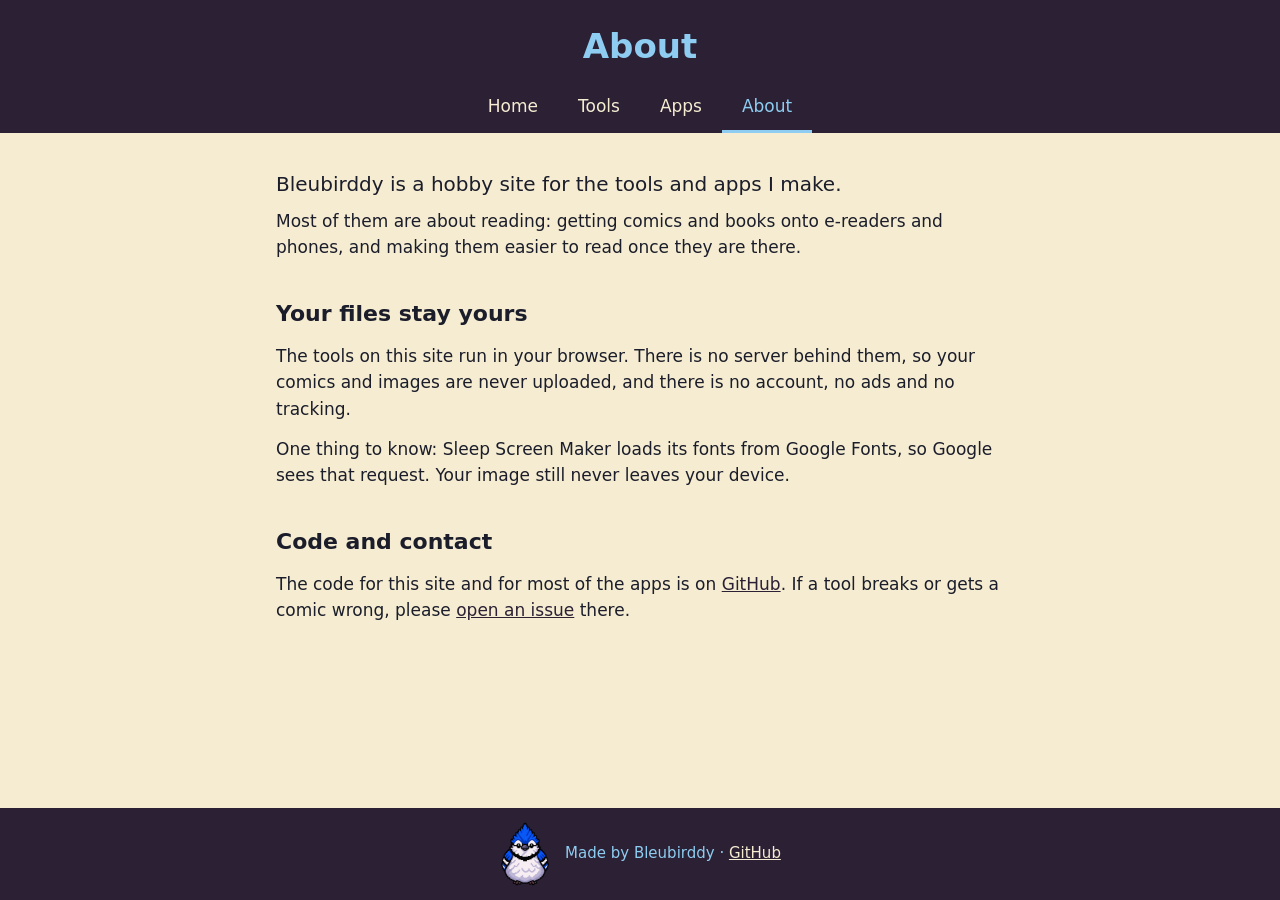
<file: about.html>
<!DOCTYPE html>
<html lang="en">
	<head>
		<meta charset="utf-8">
		<meta name="viewport" content="width=device-width, initial-scale=1">
		<title>About · Bleubirddy</title>
		<meta name="description" content="What Bleubirddy is, how the tools treat your files, and where to find the code.">
		<meta property="og:title" content="About · Bleubirddy">
		<meta property="og:description" content="What Bleubirddy is, how the tools treat your files, and where to find the code.">
		<meta property="og:type" content="website">
		<meta property="og:url" content="https://bleubirddy.github.io/about.html">
		<link rel="icon" href="/favicon.svg" type="image/svg+xml">
		<link rel="stylesheet" href="/styles.css">
	</head>
<body>
	<header>
		<h1>About</h1>

	<nav>
		<ul>
			<li> <a href="/">Home</a></li>
			<li> <a href="/tools.html">Tools</a></li>
			<li> <a href="/apps.html">Apps</a></li>
			<li> <a href="/about.html" aria-current="page">About</a></li>
		</ul>
	</nav>

	</header>

	<main>

		<p class="lede">Bleubirddy is a hobby site for the tools and apps I make.</p>
		<p>Most of them are about reading: getting comics and books onto e-readers and phones, and making them easier to read once they are there.</p>

		<h2>Your files stay yours</h2>
		<p>The tools on this site run in your browser. There is no server behind them, so your comics and images are never uploaded, and there is no account, no ads and no tracking.</p>
		<p>One thing to know: Sleep Screen Maker loads its fonts from Google Fonts, so Google sees that request. Your image still never leaves your device.</p>

		<h2>Code and contact</h2>
		<p>The code for this site and for most of the apps is on <a href="https://github.com/BleuBirddy">GitHub</a>. If a tool breaks or gets a comic wrong, please <a href="https://github.com/BleuBirddy/Bleubirddy.github.io/issues">open an issue</a> there.</p>

	</main>

<footer>
	<!-- The logo links to the GitHub profile, the same place as the text link beside it. -->
	<a class="logo" href="https://github.com/BleuBirddy" title="BleuBirddy on GitHub">
		<img src="/logo.png" alt="Bleubirddy logo, a pixel-art blue jay. Opens BleuBirddy on GitHub." width="52" height="64">
	</a>
	<span>Made by Bleubirddy · <a href="https://github.com/BleuBirddy">GitHub</a></span>
</footer>

</body>
</html>
</file>
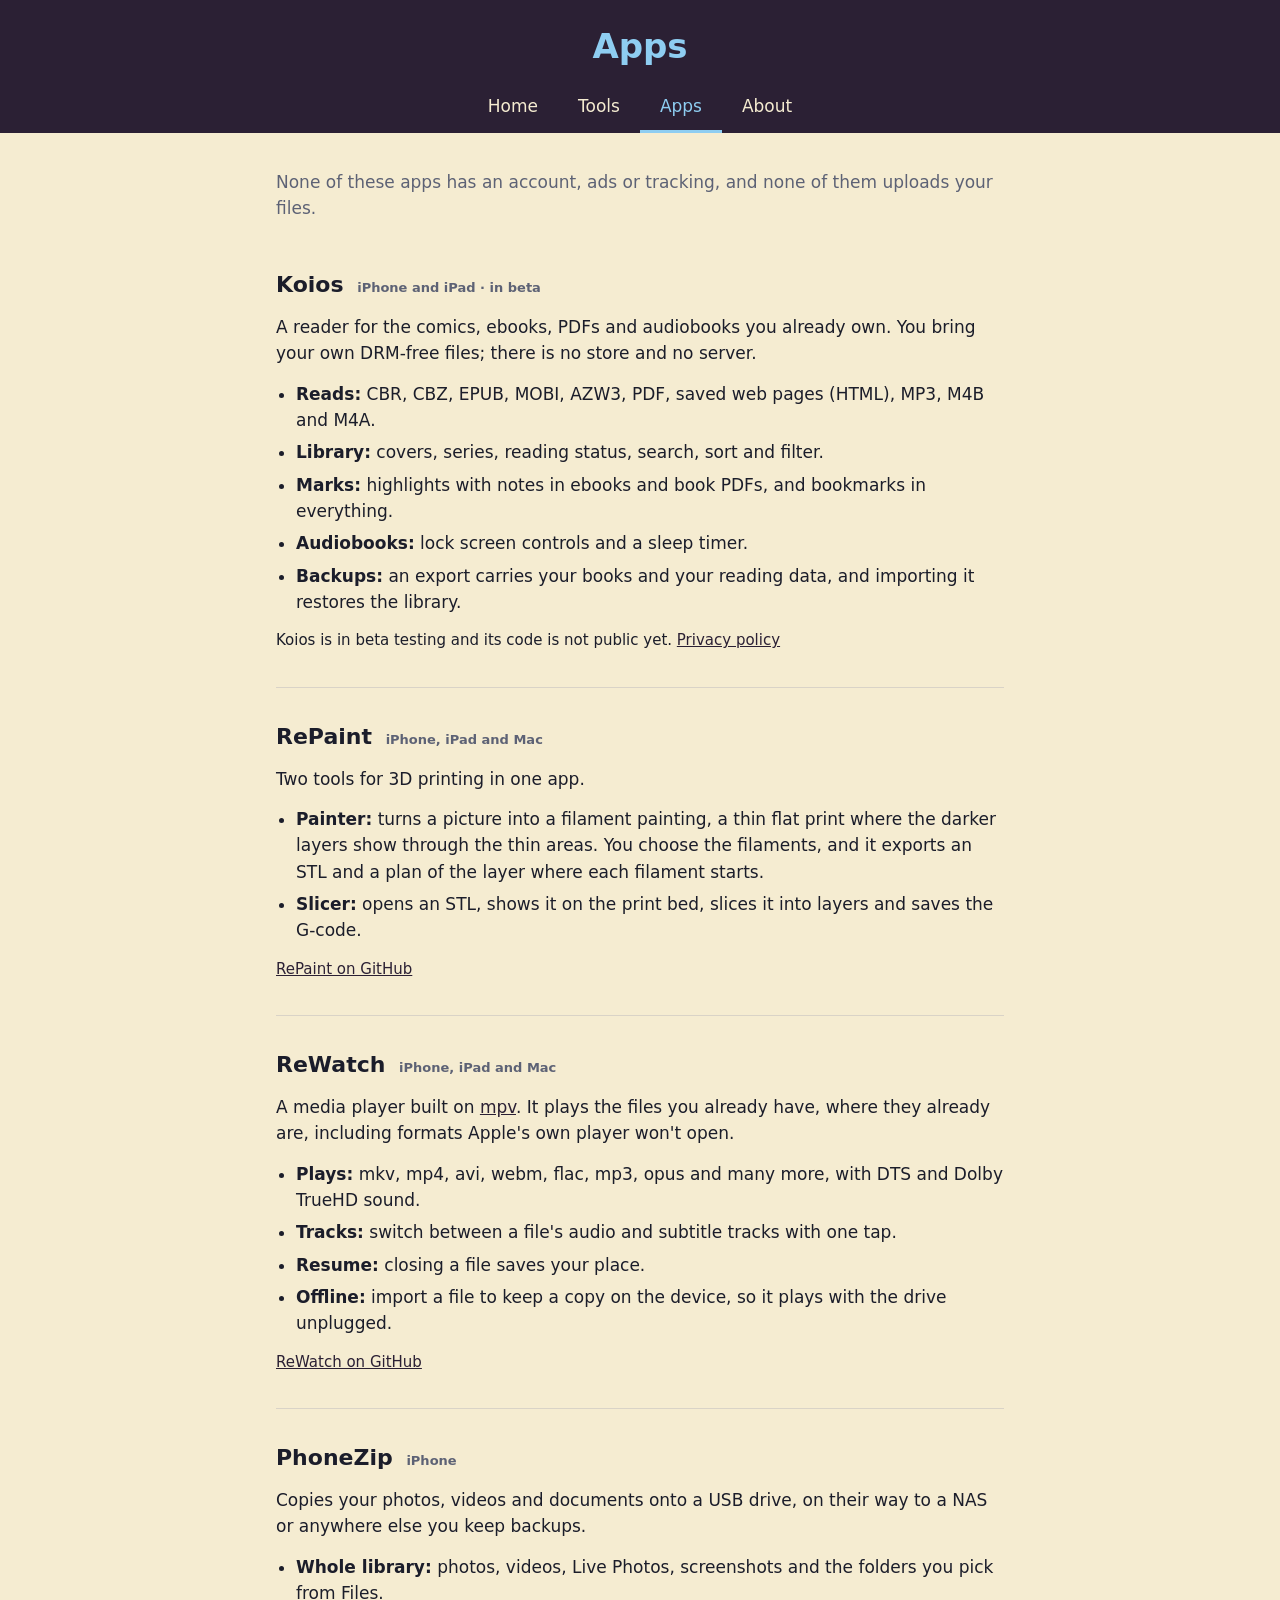
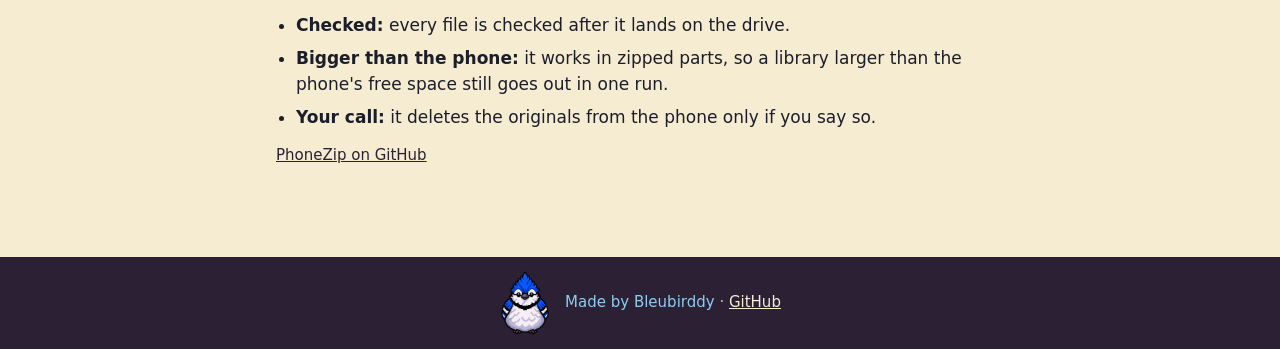
<file: apps.html>
<!DOCTYPE html>
<html lang="en">
	<head>
		<meta charset="utf-8">
		<meta name="viewport" content="width=device-width, initial-scale=1">
		<title>Apps · Bleubirddy</title>
		<meta name="description" content="Koios, RePaint, ReWatch and PhoneZip: apps for iPhone, iPad and Mac with no account, no ads and no tracking.">
		<meta property="og:title" content="Apps · Bleubirddy">
		<meta property="og:description" content="Koios, RePaint, ReWatch and PhoneZip: apps for iPhone, iPad and Mac with no account, no ads and no tracking.">
		<meta property="og:type" content="website">
		<meta property="og:url" content="https://bleubirddy.github.io/apps.html">
		<link rel="icon" href="/favicon.svg" type="image/svg+xml">
		<link rel="stylesheet" href="/styles.css">
	</head>
<body>
	<header>
		<h1>Apps</h1>

	<nav>
		<ul>
			<li> <a href="/">Home</a></li>
			<li> <a href="/tools.html">Tools</a></li>
			<li> <a href="/apps.html" aria-current="page">Apps</a></li>
			<li> <a href="/about.html">About</a></li>
		</ul>
	</nav>

	</header>

	<main>

		<p class="muted">None of these apps has an account, ads or tracking, and none of them uploads your files.</p>

		<!-- Each app's id is what the home page links to, for example /apps.html#koios. -->
		<section class="app" id="koios">
			<h2>Koios <span class="tag">iPhone and iPad · in beta</span></h2>
			<p>A reader for the comics, ebooks, PDFs and audiobooks you already own. You bring your own DRM-free files; there is no store and no server.</p>
			<ul>
				<li><strong>Reads:</strong> CBR, CBZ, EPUB, MOBI, AZW3, PDF, saved web pages (HTML), MP3, M4B and M4A.</li>
				<li><strong>Library:</strong> covers, series, reading status, search, sort and filter.</li>
				<li><strong>Marks:</strong> highlights with notes in ebooks and book PDFs, and bookmarks in everything.</li>
				<li><strong>Audiobooks:</strong> lock screen controls and a sleep timer.</li>
				<li><strong>Backups:</strong> an export carries your books and your reading data, and importing it restores the library.</li>
			</ul>
			<p class="links">Koios is in beta testing and its code is not public yet. <a href="/koios-privacy/">Privacy policy</a></p>
		</section>

		<section class="app" id="repaint">
			<h2>RePaint <span class="tag">iPhone, iPad and Mac</span></h2>
			<p>Two tools for 3D printing in one app.</p>
			<ul>
				<li><strong>Painter:</strong> turns a picture into a filament painting, a thin flat print where the darker layers show through the thin areas. You choose the filaments, and it exports an STL and a plan of the layer where each filament starts.</li>
				<li><strong>Slicer:</strong> opens an STL, shows it on the print bed, slices it into layers and saves the G-code.</li>
			</ul>
			<p class="links"><a href="https://github.com/BleuBirddy/RePaint">RePaint on GitHub</a></p>
		</section>

		<section class="app" id="rewatch">
			<h2>ReWatch <span class="tag">iPhone, iPad and Mac</span></h2>
			<p>A media player built on <a href="https://mpv.io">mpv</a>. It plays the files you already have, where they already are, including formats Apple's own player won't open.</p>
			<ul>
				<li><strong>Plays:</strong> mkv, mp4, avi, webm, flac, mp3, opus and many more, with DTS and Dolby TrueHD sound.</li>
				<li><strong>Tracks:</strong> switch between a file's audio and subtitle tracks with one tap.</li>
				<li><strong>Resume:</strong> closing a file saves your place.</li>
				<li><strong>Offline:</strong> import a file to keep a copy on the device, so it plays with the drive unplugged.</li>
			</ul>
			<p class="links"><a href="https://github.com/BleuBirddy/ReWatch">ReWatch on GitHub</a></p>
		</section>

		<section class="app" id="phonezip">
			<h2>PhoneZip <span class="tag">iPhone</span></h2>
			<p>Copies your photos, videos and documents onto a USB drive, on their way to a NAS or anywhere else you keep backups.</p>
			<ul>
				<li><strong>Whole library:</strong> photos, videos, Live Photos, screenshots and the folders you pick from Files.</li>
				<li><strong>Checked:</strong> every file is checked after it lands on the drive.</li>
				<li><strong>Bigger than the phone:</strong> it works in zipped parts, so a library larger than the phone's free space still goes out in one run.</li>
				<li><strong>Your call:</strong> it deletes the originals from the phone only if you say so.</li>
			</ul>
			<p class="links"><a href="https://github.com/BleuBirddy/PhoneZip">PhoneZip on GitHub</a></p>
		</section>

	</main>

<footer>
	<!-- The logo links to the GitHub profile, the same place as the text link beside it. -->
	<a class="logo" href="https://github.com/BleuBirddy" title="BleuBirddy on GitHub">
		<img src="/logo.png" alt="Bleubirddy logo, a pixel-art blue jay. Opens BleuBirddy on GitHub." width="52" height="64">
	</a>
	<span>Made by Bleubirddy · <a href="https://github.com/BleuBirddy">GitHub</a></span>
</footer>

</body>
</html>
</file>
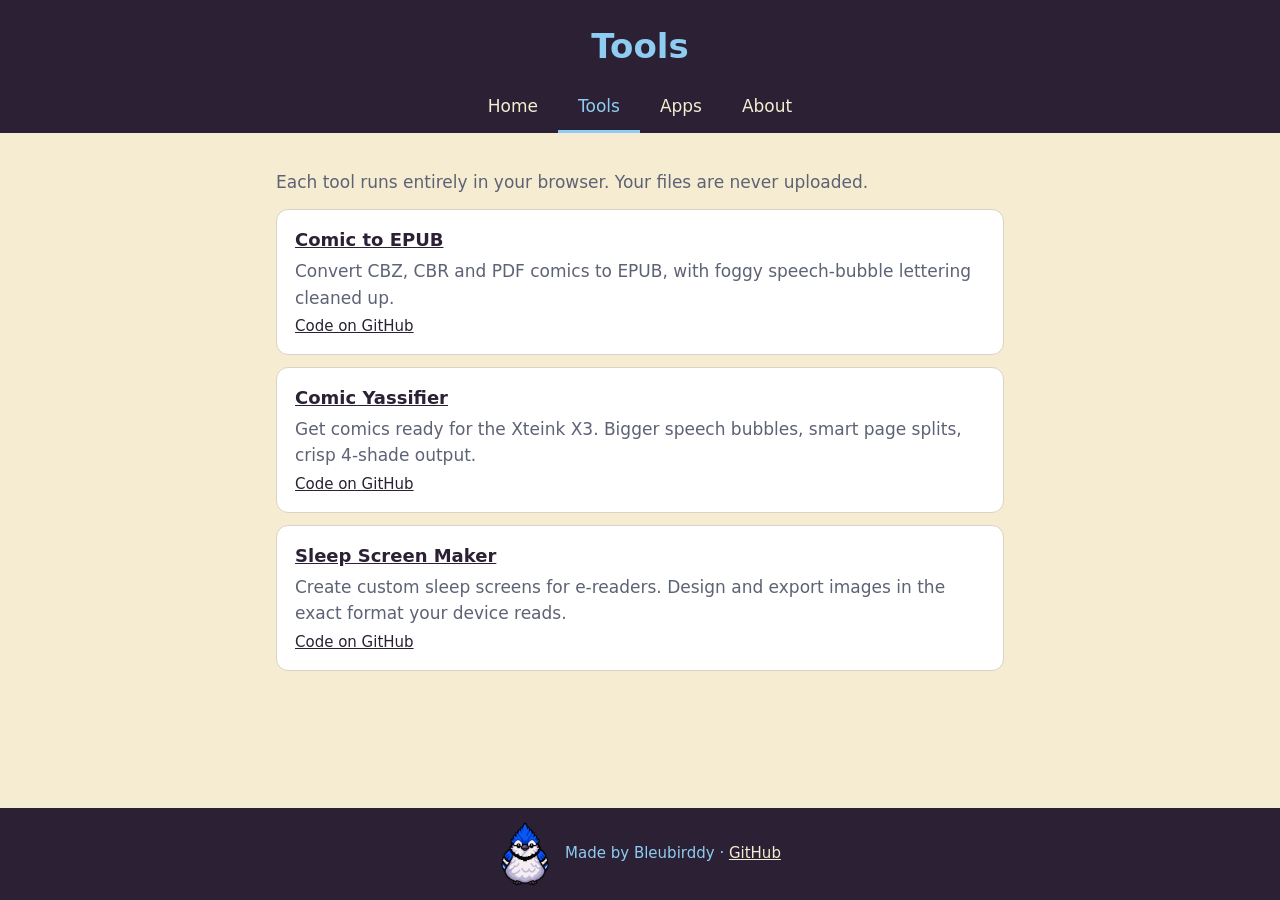
<file: tools.html>
<!DOCTYPE html>
<html lang="en">
	<head>
		<meta charset="utf-8">
		<meta name="viewport" content="width=device-width, initial-scale=1">
		<title>Tools · Bleubirddy</title>
		<meta name="description" content="Free browser tools for comics and e-readers: Comic to EPUB, Comic Yassifier and Sleep Screen Maker. No uploads, no server.">
		<meta property="og:title" content="Tools · Bleubirddy">
		<meta property="og:description" content="Free browser tools for comics and e-readers. No uploads, no server.">
		<meta property="og:type" content="website">
		<meta property="og:url" content="https://bleubirddy.github.io/tools.html">
		<link rel="icon" href="/favicon.svg" type="image/svg+xml">
		<link rel="stylesheet" href="/styles.css">
	</head>
<body>
	<header>
		<h1>Tools</h1>

	<nav>
		<ul>
			<li> <a href="/">Home</a></li>
			<li> <a href="/tools.html" aria-current="page">Tools</a></li>
			<li> <a href="/apps.html">Apps</a></li>
			<li> <a href="/about.html">About</a></li>
		</ul>
	</nav>

	</header>

	<main>

		<p class="muted">Each tool runs entirely in your browser. Your files are never uploaded.</p>

		<ul class="cards">
			<li>
				<a href="/tools/comic-to-epub/">Comic to EPUB</a>
				<p>Convert CBZ, CBR and PDF comics to EPUB, with foggy speech-bubble lettering cleaned up.</p>
				<p class="links"><a href="https://github.com/BleuBirddy/comic-to-epub">Code on GitHub</a></p>
			</li>
			<li>
				<a href="/tools/comic-yassifier/">Comic Yassifier</a>
				<p>Get comics ready for the Xteink X3. Bigger speech bubbles, smart page splits, crisp 4-shade output.</p>
				<p class="links"><a href="https://github.com/BleuBirddy/comic-yassifier">Code on GitHub</a></p>
			</li>
			<li>
				<a href="/tools/sleep-screen-maker/">Sleep Screen Maker</a>
				<p>Create custom sleep screens for e-readers. Design and export images in the exact format your device reads.</p>
				<p class="links"><a href="https://github.com/BleuBirddy/sleep-screen-maker">Code on GitHub</a></p>
			</li>
		</ul>

	</main>

<footer>
	<!-- The logo links to the GitHub profile, the same place as the text link beside it. -->
	<a class="logo" href="https://github.com/BleuBirddy" title="BleuBirddy on GitHub">
		<img src="/logo.png" alt="Bleubirddy logo, a pixel-art blue jay. Opens BleuBirddy on GitHub." width="52" height="64">
	</a>
	<span>Made by Bleubirddy · <a href="https://github.com/BleuBirddy">GitHub</a></span>
</footer>

</body>
</html>
</file>
<file: styles.css>
/*
	Shared styles for the site's own pages (home, tools, about, 404).
	The tools under tools/ each carry their own styles so they keep working
	when copied elsewhere; they use the same colors as the ones named here.
*/

/* The colors live in one place so light and dark mode only swap this list. */
:root {
	--bar: #2b2034;        /* header and footer background */
	--bar-ink: #F5ECD1;    /* text on the bar */
	--bar-hover: #37435F;
	--brand: #8ecdf1;      /* site name, footer text */
	--bg: #F5ECD1;
	--ink: #1b1d2a;
	--muted: #5d6275;
	--card: #ffffff;
	--line: #d9d3c7;
	--link: #2b2034;
	color-scheme: light dark;
}

/* Follow the visitor's system setting, the same way the tools do. */
@media (prefers-color-scheme: dark) {
	:root {
		--bar: #1a1520;
		--bg: #2b2034;
		--ink: #F5ECD1;
		--muted: #a3a8bb;
		--card: #37435F;
		--line: #4a4a5a;
		--link: #8ecdf1;
	}
}

/* Padding counts inside an element's width, so nothing pokes off a phone screen. */
* {
	box-sizing: border-box;
}

body {
	margin: 0;
	min-height: 100vh;
	display: flex;
	flex-direction: column;
	background-color: var(--bg);
	color: var(--ink);
	/* The same system font the tools use, so the whole site reads as one. */
	font: 17px/1.55 system-ui, -apple-system, "Segoe UI", Roboto, sans-serif;
}

header {
	background-color: var(--bar);
}

header h1 {
	margin: 0;
	padding: 20px 16px 6px;
	color: var(--brand);
	text-align: center;
}

nav ul {
	list-style-type: none;
	margin: 0;
	padding: 0;
	display: flex;
	justify-content: center;
	flex-wrap: wrap;
}

nav ul li a {
	display: block;
	color: var(--bar-ink);
	padding: 14px 20px;
	text-decoration: none;
}

nav ul li a:hover {
	background-color: var(--bar-hover);
}

/* Marks the page you are on (set with aria-current in each page's nav). */
nav ul li a[aria-current="page"] {
	color: var(--brand);
	box-shadow: inset 0 -3px 0 var(--brand);
}

/* Keyboard users need to see where they are; the default ring is hard to see on the dark bar. */
a:focus-visible {
	outline: 2px solid var(--brand);
	outline-offset: 2px;
}

main {
	flex: 1;
	width: 100%;
	max-width: 760px;
	margin: 0 auto;
	padding: 36px 16px 56px;
}

main a {
	color: var(--link);
}

.lede {
	margin: 0 0 8px;
	font-size: 20px;
}

main h2 {
	margin: 36px 0 12px;
	font-size: 22px;
}

p {
	margin: 0 0 14px;
}

.muted {
	color: var(--muted);
}

/* Lists of tools and apps: one card each, the name on top and a line about it below. */
.cards {
	list-style: none;
	margin: 0;
	padding: 0;
	display: grid;
	gap: 12px;
}

.cards li {
	background: var(--card);
	border: 1px solid var(--line);
	border-radius: 12px;
	padding: 16px 18px;
}

.cards li > a {
	font-weight: 650;
	font-size: 18px;
}

.cards p {
	margin: 4px 0 0;
	color: var(--muted);
}

/* The line of links under a card or an app section. */
.links {
	font-size: 15px;
}

/* One block per app on the Apps page, with a line between them. */
.app {
	padding: 4px 0 20px;
	border-bottom: 1px solid var(--line);
}

.app:last-of-type {
	border-bottom: 0;
}

.app h2 {
	margin-top: 28px;
}

.app ul {
	margin: 0 0 14px;
	padding-left: 20px;
}

.app li {
	margin-bottom: 6px;
}

/* The header stays put when a link jumps to an app, so leave a little room above it. */
.app {
	scroll-margin-top: 12px;
}

/* Small label after a name, such as "iPhone" or "in beta". */
.tag {
	margin-left: 6px;
	font-size: 13px;
	color: var(--muted);
	white-space: nowrap;
}

/* Logo and credit line side by side, centered as a pair. */
footer {
	margin: 0;
	padding: 14px 16px;
	color: var(--brand);
	background-color: var(--bar);
	font-size: 15px;
	display: flex;
	align-items: center;
	justify-content: center;
	gap: 14px;
}

.logo {
	display: block;
	border-radius: 10px;
}

.logo img {
	display: block;
}

footer a {
	color: var(--bar-ink);
}

/* The 404 page has one short message, so it sits in the middle. */
.center {
	display: flex;
	flex-direction: column;
	justify-content: center;
	text-align: center;
}
</file>
<file: tools/comic-to-epub/style.css>
:root {
  --bg: #F5ECD1;
  --card: #ffffff;
  --ink: #1b1d2a;
  --muted: #5d6275;
  --line: #d9d3c7;
  --accent: #2b2034;
  --accent-ink: #F5ECD1;
  --ok: #1f8a4c;
  --err: #c0392b;
  --radius: 14px;
  color-scheme: light dark;
}
@media (prefers-color-scheme: dark) {
  :root {
    --bg: #2b2034;
    --card: #37435F;
    --ink: #F5ECD1;
    --muted: #a3a8bb;
    --line: #4a4a5a;
    --accent: #8ecdf1;
    --accent-ink: #2b2034;
    --ok: #4cc786;
    --err: #ff7a6b;
  }
}
* { box-sizing: border-box; }
body {
  margin: 0;
  background: var(--bg);
  color: var(--ink);
  font: 16px/1.55 system-ui, -apple-system, "Segoe UI", Roboto, sans-serif;
}
.wrap { max-width: 720px; margin: 0 auto; padding: 40px 16px 56px; }
.eyebrow { margin: 0; color: var(--accent); font-weight: 600; letter-spacing: .06em; text-transform: uppercase; font-size: 13px; }
h1 { margin: 4px 0 8px; font-size: clamp(30px, 6vw, 42px); line-height: 1.1; }
.lede { margin: 0 0 24px; color: var(--muted); font-size: 18px; }
.card { background: var(--card); border: 1px solid var(--line); border-radius: var(--radius); padding: 20px; }

.drop {
  display: flex; flex-direction: column; align-items: center; justify-content: center; gap: 4px;
  min-height: 170px; border: 2px dashed var(--line); border-radius: calc(var(--radius) - 4px);
  cursor: pointer; text-align: center; padding: 20px; transition: border-color .15s, background .15s;
}
.drop:hover, .drop:focus-visible, .drop.over { border-color: var(--accent); background: color-mix(in srgb, var(--accent) 7%, transparent); outline: none; }
.drop-title { font-size: 20px; font-weight: 650; }
.drop-sub { color: var(--muted); }

.opts { border: 0; padding: 0; margin: 18px 0 0; display: grid; gap: 12px; }
.opts legend { font-weight: 650; margin-bottom: 6px; padding: 0; }
.opts label { display: grid; grid-template-columns: auto 1fr; column-gap: 10px; align-items: baseline; cursor: pointer; }
.opts input { width: 18px; height: 18px; accent-color: var(--accent); transform: translateY(3px); }
.hint { grid-column: 2; color: var(--muted); font-size: 14px; }

.jobs { list-style: none; margin: 18px 0 0; padding: 0; display: grid; gap: 12px; }
.jobs:empty { display: none; }
.job { border: 1px solid var(--line); border-radius: 10px; padding: 12px 14px; }
.job-head { display: flex; justify-content: space-between; gap: 12px; flex-wrap: wrap; }
.job-name { font-weight: 600; overflow-wrap: anywhere; }
.job-state { color: var(--muted); font-size: 14px; }
.job.ok .job-state { color: var(--ok); }
.job.err .job-state, .job.err .job-out { color: var(--err); }
.bar { height: 6px; border-radius: 3px; background: var(--line); margin: 10px 0; overflow: hidden; }
.bar-fill { height: 100%; width: 0; background: var(--accent); transition: width .2s; }
.job.ok .bar-fill { background: var(--ok); }
.job-out:empty { display: none; }
.btn {
  display: inline-block; background: var(--accent); color: var(--accent-ink); text-decoration: none;
  padding: 9px 14px; border-radius: 8px; font-weight: 600; overflow-wrap: anywhere;
}
.btn:hover { filter: brightness(1.08); }

.notes { margin-top: 28px; }
.notes h2 { font-size: 18px; margin: 20px 0 4px; }
.notes p { margin: 0; color: var(--muted); }
footer { margin-top: 36px; color: var(--muted); font-size: 14px; }
footer a, .notes a { color: var(--accent); }
.eyebrow a { color: inherit; text-decoration: none; }
.eyebrow a:hover { text-decoration: underline; }
</file>
